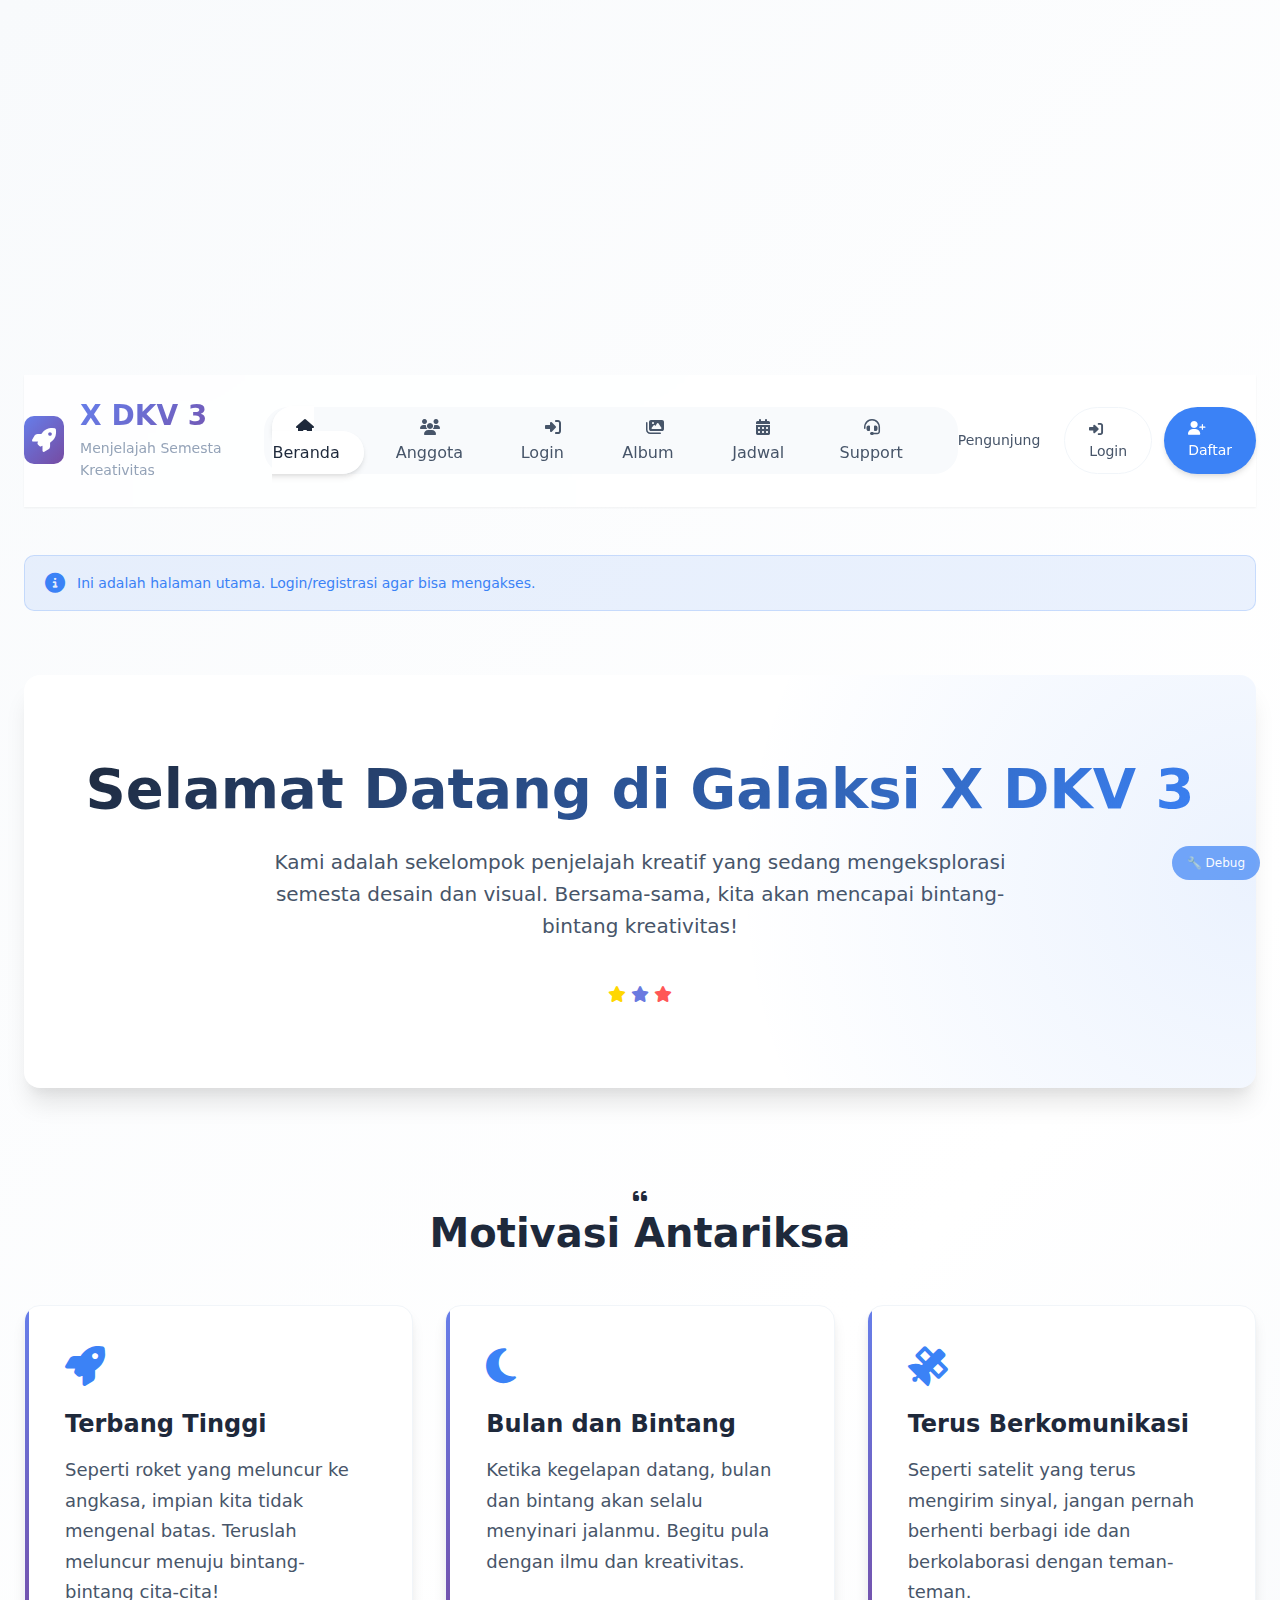
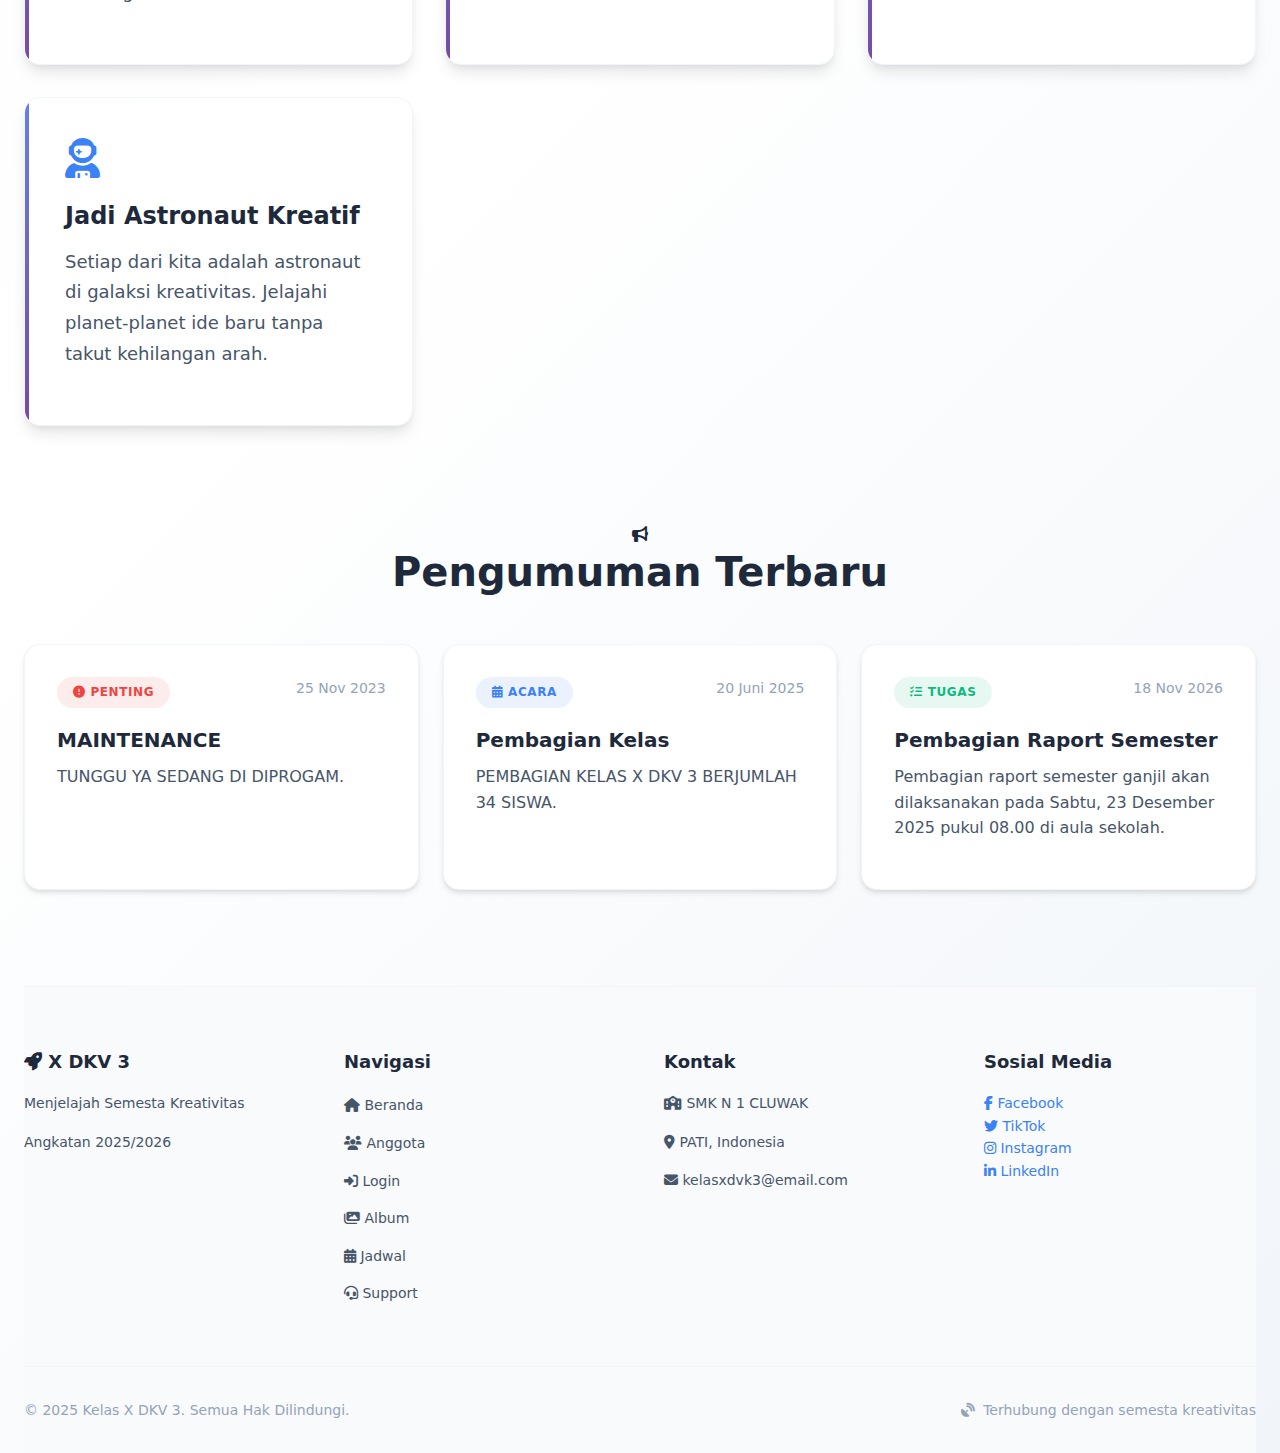
<file: index.html>
<!DOCTYPE html>
<html lang="id">
<head>
    <meta charset="UTF-8">
    <meta name="viewport" content="width=device-width, initial-scale=1.0">
    <title>Kelas X DKV3 - Tema Astronomi</title>
    <link rel="stylesheet" href="https://cdnjs.cloudflare.com/ajax/libs/font-awesome/6.4.0/css/all.min.css">
    <link rel="stylesheet" href="style.css">
    <link rel="icon" href="data:image/svg+xml,%3csvg xmlns='http://www.w3.org/2000/svg' viewBox='0 0 100 100'%3e%3ctext y='.9em' font-size='90'%3e🚀%3c/text%3e%3c/svg%3e">
    <style>

    </style>
</head>
<body>
    <!-- Background Stars -->
    <div class="stars" id="stars"></div>
    
    <div class="container">
        <header>
            <div class="logo">
                <div class="logo-icon">
                    <i class="fas fa-rocket"></i>
                </div>
                <div class="logo-text">
                    <h1>X DKV 3</h1>
                    <p>Menjelajah Semesta Kreativitas</p>
                </div>
            </div>
            
            <nav>
                <ul>
                    <li><a href="index.html" class="active"><i class="fas fa-home"></i> Beranda</a></li>
                    <li><a href="anggota.html"><i class="fas fa-users"></i> Anggota</a></li>
                    <li><a href="login.html"><i class="fas fa-sign-in-alt"></i> Login</a></li>
                    <li><a href="album.html"><i class="fas fa-images"></i> Album</a></li>
                    <li><a href="jadwal.html"><i class="fas fa-calendar-alt"></i> Jadwal</a></li>
                    <li><a href="support.html"><i class="fas fa-headset"></i> Support</a></li>
                </ul>
            </nav>
            
            <div class="user-info">
                <span id="displayUsername">Pengunjung</span>
                <div class="auth-buttons">
                    <a href="login.html" class="btn-login">Login</a>
                    <a href="login.html" class="btn-register">Daftar</a>
                </div>
            </div>
        </header>
        
        <main>
            <!-- Alert untuk demo -->
            <div class="alert alert-info">
                <i class="fas fa-info-circle"></i>
                Ini adalah halaman utama. Login/registrasi agar bisa mengakses.
            </div>
            
            <section class="hero">
                <h2>Selamat Datang di Galaksi X DKV 3</h2>
                <p>Kami adalah sekelompok penjelajah kreatif yang sedang mengeksplorasi semesta desain dan visual. Bersama-sama, kita akan mencapai bintang-bintang kreativitas!</p>
                <div class="star-icons">
                    <i class="fas fa-star" style="color: #FFD700;"></i>
                    <i class="fas fa-star" style="color: #6A7AE0;"></i>
                    <i class="fas fa-star" style="color: #FF5757;"></i>
                </div>
            </section>
            
            <section class="motivasi-section">
                <div class="section-title">
                    <i class="fas fa-quote-left"></i>
                    <h3>Motivasi Antariksa</h3>
                </div>
                
                <div class="motivasi-container">
                    <div class="motivasi-card">
                        <i class="fas fa-rocket"></i>
                        <h4>Terbang Tinggi</h4>
                        <p>Seperti roket yang meluncur ke angkasa, impian kita tidak mengenal batas. Teruslah meluncur menuju bintang-bintang cita-cita!</p>
                    </div>
                    
                    <div class="motivasi-card">
                        <i class="fas fa-moon"></i>
                        <h4>Bulan dan Bintang</h4>
                        <p>Ketika kegelapan datang, bulan dan bintang akan selalu menyinari jalanmu. Begitu pula dengan ilmu dan kreativitas.</p>
                    </div>
                    
                    <div class="motivasi-card">
                        <i class="fas fa-satellite"></i>
                        <h4>Terus Berkomunikasi</h4>
                        <p>Seperti satelit yang terus mengirim sinyal, jangan pernah berhenti berbagi ide dan berkolaborasi dengan teman-teman.</p>
                    </div>
                    
                    <div class="motivasi-card">
                        <i class="fas fa-user-astronaut"></i>
                        <h4>Jadi Astronaut Kreatif</h4>
                        <p>Setiap dari kita adalah astronaut di galaksi kreativitas. Jelajahi planet-planet ide baru tanpa takut kehilangan arah.</p>
                    </div>
                </div>
            </section>
            

            
            <section class="pengumuman-section">
                <div class="section-title">
                    <i class="fas fa-bullhorn"></i>
                    <h3>Pengumuman Terbaru</h3>
                </div>
                
                <div class="pengumuman-container">
                    <div class="pengumuman-card">
                        <div class="pengumuman-header">
                            <span class="pengumuman-badge penting"><i class="fas fa-exclamation-circle"></i> Penting</span>
                            <span class="pengumuman-date">25 Nov 2023</span>
                        </div>
                        <h4>MAINTENANCE</h4>
                        <p>TUNGGU YA SEDANG DI DIPROGAM.</p>
                    </div>
                    
                    <div class="pengumuman-card">
                        <div class="pengumuman-header">
                            <span class="pengumuman-badge acara"><i class="fas fa-calendar-alt"></i> Acara</span>
                            <span class="pengumuman-date">20 Juni 2025</span>
                        </div>
                        <h4>Pembagian Kelas</h4>
                        <p>PEMBAGIAN KELAS X DKV 3 BERJUMLAH 34 SISWA.</p>
                    </div>
                    
                    <div class="pengumuman-card">
                        <div class="pengumuman-header">
                            <span class="pengumuman-badge tugas"><i class="fas fa-tasks"></i> Tugas</span>
                            <span class="pengumuman-date">18 Nov 2026</span>
                        </div>
                        <h4>Pembagian Raport Semester</h4>
                        <p>Pembagian raport semester ganjil akan dilaksanakan pada Sabtu, 23 Desember 2025 pukul 08.00 di aula sekolah.</p>
                    </div>
                </div>
            </section>
        </main>
        
        <footer>
            <div class="footer-content">
                <div class="footer-section">
                    <h4><i class="fas fa-rocket"></i> X DKV 3</h4>
                    <p>Menjelajah Semesta Kreativitas</p>
                    <p>Angkatan 2025/2026</p>
                </div>
                
                <div class="footer-section">
                    <h4>Navigasi</h4>
                    <ul>
                        <li><a href="index.html"><i class="fas fa-home"></i> Beranda</a></li>
                        <li><a href="anggota.html"><i class="fas fa-users"></i> Anggota</a></li>
                        <li><a href="login.html"><i class="fas fa-sign-in-alt"></i> Login</a></li>
                        <li><a href="album.html"><i class="fas fa-images"></i> Album</a></li>
                        <li><a href="jadwal.html"><i class="fas fa-calendar-alt"></i> Jadwal</a></li>
                        <li><a href="support.html"><i class="fas fa-headset"></i> Support</a></li>
                    </ul>
                </div>
                
                <div class="footer-section">
                    <h4>Kontak</h4>
                    <p><i class="fas fa-school"></i> SMK N 1 CLUWAK</p>
                    <p><i class="fas fa-map-marker-alt"></i> PATI, Indonesia</p>
                    <p><i class="fas fa-envelope"></i> kelasxdvk3@email.com</p>
                </div>
                
                <div class="footer-section">
                    <h4>Sosial Media</h4>
                    <p>
                        <a href="#"><i class="fab fa-facebook-f"></i> Facebook</a><br>
                        <a href="https://vm.tiktok.com/ZS91mCB3h7g55-zN0J8/"><i class="fab fa-twitter"></i> TikTok</a><br>
                        <a href="#"><i class="fab fa-instagram"></i> Instagram</a><br>
                        <a href="#"><i class="fab fa-linkedin-in"></i> LinkedIn</a>
                    </p>
                </div>
            </div>
            
            <div class="footer-bottom">
                <p>&copy; 2025 Kelas X DKV 3. Semua Hak Dilindungi.</p>
                <p class="footer-note">
                    <i class="fas fa-satellite-dish"></i> Terhubung dengan semesta kreativitas
                </p>
            </div>
        </footer>
    </div>
    
    <script src="script.js"></script>
    <script>
        // Cek status login dari localStorage
        document.addEventListener('DOMContentLoaded', function() {
            const username = localStorage.getItem('dkv3_username');
            const displayElement = document.getElementById('displayUsername');
            
            if (username) {
                displayElement.textContent = username;
                displayElement.innerHTML = `<strong>${username}</strong>`;
                
                // Update tombol login/logout
                const authButtons = document.querySelector('.auth-buttons');
                authButtons.innerHTML = `
                    <span style="color: var(--accent-light); margin-right: 10px;">
                        <i class="fas fa-user-astronaut"></i> ${username}
                    </span>
                    <a href="#" class="btn-logout" onclick="logout()">Logout</a>
                `;
            }
            

        });



        function logout() {
            localStorage.removeItem('dkv3_username');
            localStorage.removeItem('dkv3_loggedIn');
            alert('Anda telah logout!');
            window.location.href = 'index.html';
        }
        

    </script>
    
    <style>
        /* Animasi fade in untuk galeri */
        .galeri-item {
            opacity: 0;
            transform: translateY(20px);
            transition: opacity 0.5s ease, transform 0.5s ease;
        }
        
        .galeri-item.fade-in {
            opacity: 1;
            transform: translateY(0);
        }
        
        /* Style untuk loaded/error state */
        .galeri-item.loaded img {
            border: 2px solid #2ed573;
        }
        
                .galeri-item.error img {
                    border: 2px solid #ff4757;
                    filter: grayscale(100%);
                }
                
                .galeri-item.timeout img {
                    border: 2px solid #ffa502;
                    opacity: 0.6;
                }
            </style>
        </body>
        </html>
</file>
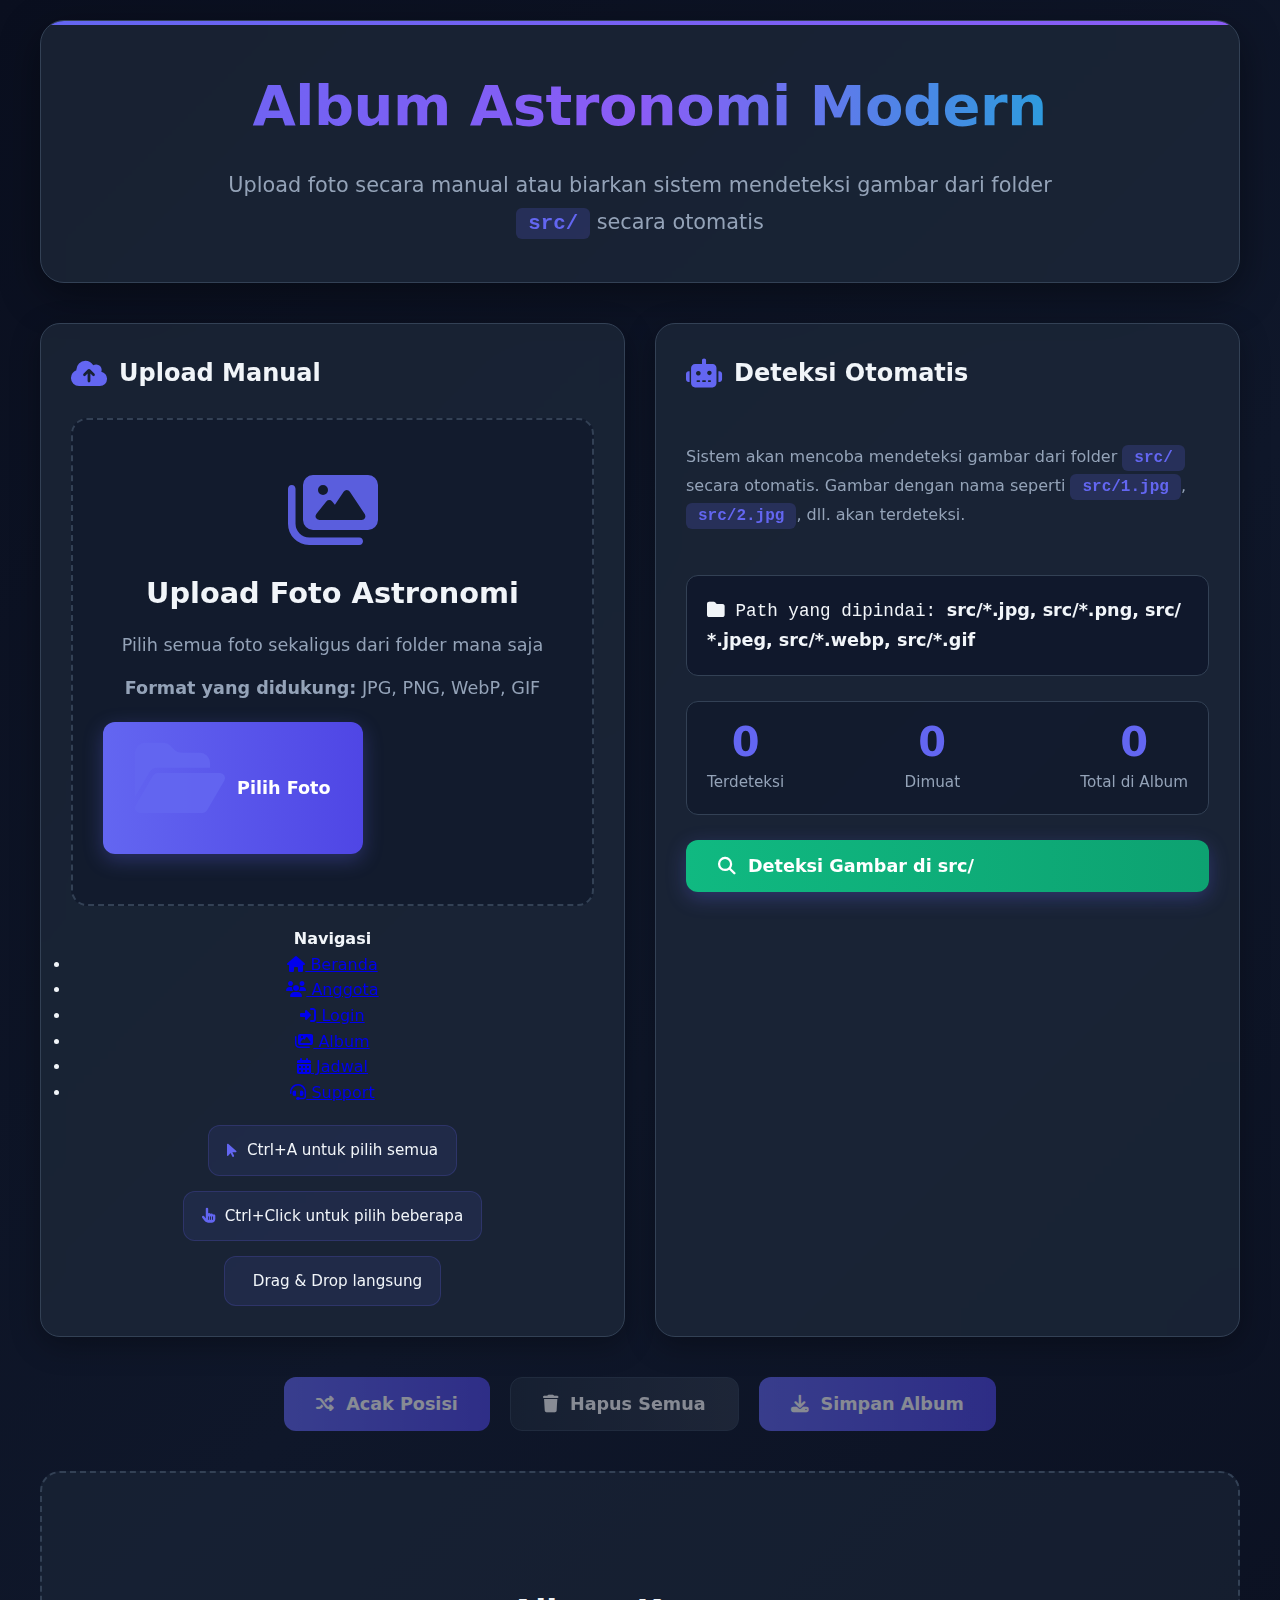
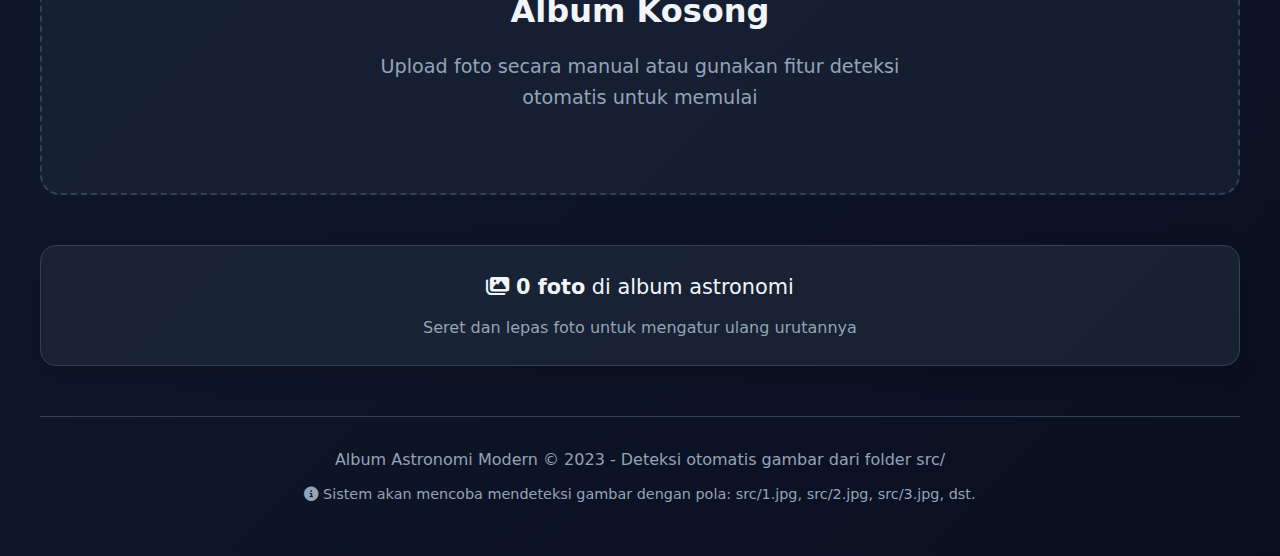
<file: album.html>
<!DOCTYPE html>
<html lang="id">
<head>
    <meta charset="UTF-8">
    <meta name="viewport" content="width=device-width, initial-scale=1.0">
    <title>Album Astronomi Modern - Deteksi Otomatis</title>
    <link rel="stylesheet" href="https://cdnjs.cloudflare.com/ajax/libs/font-awesome/6.4.0/css/all.min.css">
    <style>
        * {
            margin: 0;
            padding: 0;
            box-sizing: border-box;
            font-family: 'Segoe UI', system-ui, sans-serif;
        }

        :root {
            --primary: #6366f1;
            --primary-dark: #4f46e5;
            --secondary: #8b5cf6;
            --dark-bg: #0f172a;
            --darker-bg: #0a0f1f;
            --card-bg: #1e293b;
            --light-text: #f1f5f9;
            --muted-text: #94a3b8;
            --accent: #06b6d4;
            --success: #10b981;
            --border: #334155;
        }

        body {
            background: linear-gradient(135deg, var(--darker-bg) 0%, var(--dark-bg) 50%, var(--darker-bg) 100%);
            color: var(--light-text);
            min-height: 100vh;
            padding: 20px;
            line-height: 1.6;
        }

        .container {
            max-width: 1600px;
            margin: 0 auto;
            padding: 0 20px;
        }

        header {
            text-align: center;
            padding: 40px 20px;
            background: rgba(30, 41, 59, 0.7);
            border-radius: 24px;
            margin-bottom: 40px;
            box-shadow: 0 12px 40px rgba(0, 0, 0, 0.4);
            border: 1px solid var(--border);
            backdrop-filter: blur(10px);
            position: relative;
            overflow: hidden;
        }

        header::before {
            content: '';
            position: absolute;
            top: 0;
            left: 0;
            right: 0;
            height: 4px;
            background: linear-gradient(90deg, var(--primary), var(--secondary));
        }

        h1 {
            font-size: 3.5rem;
            margin-bottom: 16px;
            background: linear-gradient(90deg, var(--primary), var(--secondary), var(--accent));
            -webkit-background-clip: text;
            background-clip: text;
            color: transparent;
            font-weight: 800;
            letter-spacing: -0.5px;
        }

        .subtitle {
            font-size: 1.3rem;
            color: var(--muted-text);
            max-width: 900px;
            margin: 0 auto;
            line-height: 1.8;
        }

        .highlight {
            background: rgba(99, 102, 241, 0.2);
            padding: 4px 12px;
            border-radius: 6px;
            color: var(--primary);
            font-weight: 600;
            font-family: 'Courier New', monospace;
        }

        .dashboard {
            display: grid;
            grid-template-columns: 1fr 1fr;
            gap: 30px;
            margin-bottom: 40px;
        }

        @media (max-width: 1100px) {
            .dashboard {
                grid-template-columns: 1fr;
            }
        }

        .card {
            background: rgba(30, 41, 59, 0.7);
            border-radius: 20px;
            padding: 30px;
            border: 1px solid var(--border);
            box-shadow: 0 8px 30px rgba(0, 0, 0, 0.3);
            backdrop-filter: blur(10px);
        }

        .card-title {
            display: flex;
            align-items: center;
            gap: 12px;
            margin-bottom: 25px;
            color: var(--light-text);
            font-size: 1.5rem;
            font-weight: 700;
        }

        .card-title i {
            color: var(--primary);
            font-size: 1.8rem;
        }

        .upload-section {
            text-align: center;
        }

        .upload-area {
            padding: 50px 30px;
            border-radius: 16px;
            background: rgba(15, 23, 42, 0.6);
            cursor: pointer;
            transition: all 0.3s;
            margin-bottom: 20px;
            border: 2px dashed var(--border);
            transition: all 0.3s ease;
        }

        .upload-area:hover {
            background: rgba(15, 23, 42, 0.8);
            border-color: var(--primary);
            transform: translateY(-5px);
            box-shadow: 0 10px 25px rgba(99, 102, 241, 0.2);
        }

        .upload-area i {
            font-size: 5rem;
            color: var(--primary);
            margin-bottom: 20px;
            opacity: 0.9;
        }

        .upload-area h3 {
            font-size: 1.8rem;
            margin-bottom: 15px;
            color: var(--light-text);
        }

        .upload-area p {
            color: var(--muted-text);
            margin-bottom: 15px;
            font-size: 1.1rem;
        }

        #fileInput {
            display: none;
        }

        .quick-tips {
            display: flex;
            flex-wrap: wrap;
            gap: 15px;
            justify-content: center;
            margin-top: 20px;
        }

        .tip {
            background: rgba(99, 102, 241, 0.1);
            padding: 12px 18px;
            border-radius: 12px;
            display: flex;
            align-items: center;
            gap: 10px;
            font-size: 0.95rem;
            border: 1px solid rgba(99, 102, 241, 0.2);
            transition: all 0.2s;
        }

        .tip:hover {
            background: rgba(99, 102, 241, 0.2);
            transform: translateY(-2px);
        }

        .tip i {
            color: var(--primary);
        }

        .auto-detect-section {
            display: flex;
            flex-direction: column;
            gap: 25px;
        }

        .path-display {
            background: rgba(15, 23, 42, 0.8);
            border-radius: 12px;
            padding: 20px;
            border: 1px solid var(--border);
            font-family: 'Courier New', monospace;
            font-size: 1.1rem;
            color: var(--light-text);
            word-break: break-all;
        }

        .detect-info {
            display: flex;
            justify-content: space-between;
            align-items: center;
            background: rgba(15, 23, 42, 0.6);
            border-radius: 12px;
            padding: 20px;
            border: 1px solid var(--border);
        }

        .detect-info div {
            text-align: center;
        }

        .detect-info .number {
            font-size: 2.5rem;
            font-weight: 800;
            color: var(--primary);
            line-height: 1;
        }

        .detect-info .label {
            font-size: 0.95rem;
            color: var(--muted-text);
            margin-top: 8px;
        }

        .controls {
            display: flex;
            justify-content: center;
            gap: 20px;
            margin-bottom: 40px;
            flex-wrap: wrap;
        }

        .btn {
            padding: 16px 32px;
            background: linear-gradient(90deg, var(--primary), var(--primary-dark));
            color: white;
            border: none;
            border-radius: 12px;
            cursor: pointer;
            font-size: 1.1rem;
            font-weight: 700;
            transition: all 0.3s ease;
            display: flex;
            align-items: center;
            gap: 12px;
            box-shadow: 0 6px 20px rgba(99, 102, 241, 0.3);
        }

        .btn:hover {
            transform: translateY(-5px);
            box-shadow: 0 12px 25px rgba(99, 102, 241, 0.4);
            background: linear-gradient(90deg, var(--primary-dark), var(--primary));
        }

        .btn:disabled {
            opacity: 0.5;
            cursor: not-allowed;
            transform: none;
            box-shadow: none;
        }

        .btn-secondary {
            background: linear-gradient(90deg, var(--card-bg), #2d3748);
            border: 1px solid var(--border);
        }

        .btn-secondary:hover {
            background: linear-gradient(90deg, #2d3748, var(--card-bg));
        }

        .btn-success {
            background: linear-gradient(90deg, var(--success), #0da271);
        }

        .btn-success:hover {
            background: linear-gradient(90deg, #0da271, var(--success));
        }

        .album-container {
            display: grid;
            grid-template-columns: repeat(auto-fill, minmax(320px, 1fr));
            gap: 30px;
            margin-bottom: 50px;
        }

        .photo-item {
            position: relative;
            border-radius: 20px;
            overflow: hidden;
            box-shadow: 0 15px 35px rgba(0, 0, 0, 0.4);
            transition: all 0.4s cubic-bezier(0.175, 0.885, 0.32, 1.275);
            height: 300px;
            background: var(--card-bg);
            border: 1px solid var(--border);
        }

        .photo-item:hover {
            transform: translateY(-15px) scale(1.02);
            box-shadow: 0 25px 50px rgba(0, 0, 0, 0.5);
            border-color: var(--primary);
        }

        .photo-item.dragging {
            opacity: 0.8;
            transform: scale(1.05) rotate(5deg);
            z-index: 100;
            box-shadow: 0 0 40px rgba(99, 102, 241, 0.6);
        }

        .photo-item img {
            width: 100%;
            height: 100%;
            object-fit: cover;
            display: block;
            transition: transform 0.8s ease;
        }

        .photo-item:hover img {
            transform: scale(1.1);
        }

        .photo-info {
            position: absolute;
            bottom: 0;
            left: 0;
            right: 0;
            background: linear-gradient(to top, rgba(15, 23, 42, 0.95), transparent);
            padding: 25px 20px 20px;
            transform: translateY(5px);
            transition: transform 0.4s ease;
        }

        .photo-item:hover .photo-info {
            transform: translateY(0);
        }

        .photo-title {
            font-weight: 700;
            font-size: 1.3rem;
            margin-bottom: 8px;
            color: #fff;
            display: flex;
            align-items: center;
            gap: 10px;
        }

        .photo-desc {
            font-size: 1rem;
            color: var(--muted-text);
            line-height: 1.5;
        }

        .photo-meta {
            display: flex;
            justify-content: space-between;
            margin-top: 12px;
            font-size: 0.85rem;
            color: #a5b4cb;
        }

        .drag-handle {
            position: absolute;
            top: 20px;
            right: 20px;
            background: rgba(30, 41, 59, 0.9);
            color: var(--muted-text);
            width: 44px;
            height: 44px;
            border-radius: 12px;
            display: flex;
            align-items: center;
            justify-content: center;
            cursor: grab;
            z-index: 10;
            backdrop-filter: blur(10px);
            border: 1px solid var(--border);
            transition: all 0.3s;
        }

        .drag-handle:hover {
            background: var(--primary);
            color: white;
            transform: scale(1.1);
        }

        .drag-handle:active {
            cursor: grabbing;
        }

        .photo-count {
            text-align: center;
            font-size: 1.3rem;
            color: var(--light-text);
            margin-top: 20px;
            padding: 25px;
            background: rgba(30, 41, 59, 0.7);
            border-radius: 16px;
            border: 1px solid var(--border);
            box-shadow: 0 8px 25px rgba(0, 0, 0, 0.2);
        }

        .loading {
            grid-column: 1 / -1;
            text-align: center;
            padding: 80px 20px;
        }

        .loading-spinner {
            border: 6px solid rgba(99, 102, 241, 0.1);
            border-radius: 50%;
            border-top: 6px solid var(--primary);
            width: 80px;
            height: 80px;
            animation: spin 1s linear infinite;
            margin: 0 auto 25px;
        }

        @keyframes spin {
            0% { transform: rotate(0deg); }
            100% { transform: rotate(360deg); }
        }

        .empty-album {
            grid-column: 1 / -1;
            text-align: center;
            padding: 80px 20px;
            background: rgba(30, 41, 59, 0.5);
            border-radius: 20px;
            border: 2px dashed var(--border);
        }

        .empty-album i {
            font-size: 5rem;
            color: var(--muted-text);
            margin-bottom: 25px;
            opacity: 0.7;
        }

        .empty-album h3 {
            font-size: 2rem;
            margin-bottom: 15px;
            color: var(--light-text);
        }

        .empty-album p {
            color: var(--muted-text);
            font-size: 1.2rem;
            max-width: 600px;
            margin: 0 auto;
        }

        footer {
            text-align: center;
            padding: 30px;
            margin-top: 50px;
            color: var(--muted-text);
            font-size: 1rem;
            border-top: 1px solid var(--border);
        }

        .notification {
            position: fixed;
            top: 30px;
            right: 30px;
            background: linear-gradient(90deg, var(--primary), var(--secondary));
            color: white;
            padding: 18px 28px;
            border-radius: 14px;
            box-shadow: 0 10px 30px rgba(0, 0, 0, 0.3);
            z-index: 1000;
            font-weight: 600;
            animation: slideIn 0.4s cubic-bezier(0.175, 0.885, 0.32, 1.275), fadeOut 0.4s ease 2.6s;
            animation-fill-mode: forwards;
            max-width: 400px;
            display: flex;
            align-items: center;
            gap: 15px;
            backdrop-filter: blur(10px);
            border: 1px solid rgba(255, 255, 255, 0.1);
        }

        @keyframes slideIn {
            from { transform: translateX(100%); opacity: 0; }
            to { transform: translateX(0); opacity: 1; }
        }

        @keyframes fadeOut {
            from { opacity: 1; }
            to { opacity: 0; }
        }

        .progress-bar {
            height: 4px;
            background: rgba(255, 255, 255, 0.3);
            border-radius: 2px;
            margin-top: 12px;
            overflow: hidden;
        }

        .progress-fill {
            height: 100%;
            background: white;
            width: 0%;
            border-radius: 2px;
            transition: width 0.3s ease;
        }

        @media (max-width: 768px) {
            h1 {
                font-size: 2.8rem;
            }
            
            .dashboard {
                gap: 20px;
            }
            
            .card {
                padding: 25px;
            }
            
            .album-container {
                grid-template-columns: repeat(auto-fill, minmax(280px, 1fr));
                gap: 20px;
            }
            
            .photo-item {
                height: 280px;
            }
            
            .controls {
                flex-direction: column;
                align-items: center;
            }
            
            .btn {
                width: 100%;
                max-width: 350px;
                justify-content: center;
            }
            
            .notification {
                max-width: 90%;
                left: 5%;
                right: 5%;
            }
        }
    </style>
</head>
<body>
    <div class="container">
        <header>
            <h1><i class="fas fa-stars"></i> Album Astronomi Modern</h1>
            <p class="subtitle">Upload foto secara manual atau biarkan sistem mendeteksi gambar dari folder <span class="highlight">src/</span> secara otomatis</p>
        </header>

        <div class="dashboard">
            <div class="card upload-section">
                <div class="card-title">
                    <i class="fas fa-cloud-upload-alt"></i>
                    <span>Upload Manual</span>
                </div>
                <div class="upload-area" id="uploadArea">
                    <i class="fas fa-images"></i>
                    <h3>Upload Foto Astronomi</h3>
                    <p>Pilih semua foto sekaligus dari folder mana saja</p>
                    <p><strong>Format yang didukung:</strong> JPG, PNG, WebP, GIF</p>
                    <input type="file" id="fileInput" accept="image/*" multiple>
                    <button class="btn" id="selectFilesBtn" style="margin-top: 20px;">
                        <i class="fas fa-folder-open"></i> Pilih Foto
                    </button>
                </div>
                  <div class="footer-section">
                    <h4>Navigasi</h4>
                    <ul>
                        <li><a href="index.html"><i class="fas fa-home"></i> Beranda</a></li>
                        <li><a href="anggota.html"><i class="fas fa-users"></i> Anggota</a></li>
                        <li><a href="login.html"><i class="fas fa-sign-in-alt"></i> Login</a></li>
                        <li><a href="album.html"><i class="fas fa-images"></i> Album</a></li>
                        <li><a href="jadwal.html"><i class="fas fa-calendar-alt"></i> Jadwal</a></li>
                        <li><a href="support.html"><i class="fas fa-headset"></i> Support</a></li>
                    </ul>
                </div>
                
                <div class="quick-tips">
                    <div class="tip">
                        <i class="fas fa-mouse-pointer"></i> Ctrl+A untuk pilih semua
                    </div>
                    <div class="tip">
                        <i class="fas fa-hand-pointer"></i> Ctrl+Click untuk pilih beberapa
                    </div>
                    <div class="tip">
                        <i class="fas fa-drag-drop"></i> Drag & Drop langsung
                    </div>
                </div>
            </div>

            <div class="card auto-detect-section">
                <div class="card-title">
                    <i class="fas fa-robot"></i>
                    <span>Deteksi Otomatis</span>
                </div>
                <p style="color: var(--muted-text); margin-bottom: 20px; line-height: 1.7;">
                    Sistem akan mencoba mendeteksi gambar dari folder <span class="highlight">src/</span> secara otomatis.
                    Gambar dengan nama seperti <span class="highlight">src/1.jpg</span>, <span class="highlight">src/2.jpg</span>, dll. akan terdeteksi.
                </p>
                
                <div class="path-display">
                    <i class="fas fa-folder"></i> Path yang dipindai: <strong>src/*.jpg, src/*.png, src/*.jpeg, src/*.webp, src/*.gif</strong>
                </div>
                
                <div class="detect-info">
                    <div>
                        <div class="number" id="detectedCount">0</div>
                        <div class="label">Terdeteksi</div>
                    </div>
                    <div>
                        <div class="number" id="loadedCount">0</div>
                        <div class="label">Dimuat</div>
                    </div>
                    <div>
                        <div class="number" id="totalCount">0</div>
                        <div class="label">Total di Album</div>
                    </div>
                </div>
                
                <button class="btn btn-success" id="detectBtn">
                    <i class="fas fa-search"></i> Deteksi Gambar di src/
                </button>
            </div>
        </div>

        <div class="controls">
            <button class="btn" id="shuffleBtn" disabled>
                <i class="fas fa-random"></i> Acak Posisi
            </button>
            <button class="btn btn-secondary" id="clearBtn" disabled>
                <i class="fas fa-trash"></i> Hapus Semua
            </button>
            <button class="btn" id="downloadBtn" disabled>
                <i class="fas fa-download"></i> Simpan Album
            </button>
        </div>

        <div class="album-container" id="albumContainer">
            <div class="empty-album">
                <i class="fas fa-galaxy"></i>
                <h3>Album Kosong</h3>
                <p>Upload foto secara manual atau gunakan fitur deteksi otomatis untuk memulai</p>
            </div>
        </div>

        <div class="photo-count" id="photoCount">
            <i class="fas fa-images"></i> 
            <strong>0 foto</strong> di album astronomi
            <div style="font-size: 1rem; margin-top: 10px; color: var(--muted-text);">
                Seret dan lepas foto untuk mengatur ulang urutannya
            </div>
        </div>

        <footer>
            <p>Album Astronomi Modern &copy; 2023 - Deteksi otomatis gambar dari folder src/</p>
            <p style="margin-top: 10px; font-size: 0.9rem;">
                <i class="fas fa-info-circle"></i> Sistem akan mencoba mendeteksi gambar dengan pola: src/1.jpg, src/2.jpg, src/3.jpg, dst.
            </p>
        </footer>
    </div>

    <script>
        // Variabel global
        let astronomicalPhotos = [];
        let draggedItem = null;
        
        // Daftar nama astronomi untuk judul foto
        const astronomyNames = [
            "Galaksi Bimasakti", "Nebula Orion", "Planet Saturnus", "Galaksi Andromeda",
            "Nebula Helix", "Aurora Borealis", "Bulan Purnama", "Nebula Carina",
            "Komet Neowise", "Planet Jupiter", "Nebula Kepiting", "Supernova",
            "Lubang Hitam", "Galaksi Sombrero", "Nebula Kupu-kupu", "Planet Mars",
            "Eklips Matahari", "Gugus Bintang", "Nebula Roset", "Galaksi Pusaran",
            "Nebula Lagoon", "Bintang Neutron", "Sistem Bintang Ganda", "Planet Venus",
            "Nebula Katak", "Galaksi Roda Biru", "Nebula Kepala Kuda", "Planet Uranus"
        ];

        // Daftar deskripsi astronomi
        const astronomyDescriptions = [
            "Keindahan alam semesta yang tak terbatas", "Fenomena luar angkasa yang menakjubkan",
            "Dokumentasi astronomi yang langka", "Potret indah dari jagad raya",
            "Eksplorasi visual alam semesta", "Momentum langit malam yang spektakuler",
            "Keajaiban kosmos yang abadi", "Pemandangan dari luar angkasa",
            "Fenomena langit yang jarang terlihat", "Keindahan galaksi yang jauh",
            "Bintang-bintang bersinar di kegelapan", "Misteri alam semesta yang terungkap",
            "Keagungan ciptaan di angkasa", "Dokumentasi eksplorasi antariksa",
            "Keindahan yang tak terjangkau kata-kata", "Potret kosmos dari berbagai sudut",
            "Keajaiban alam semesta dalam satu frame", "Pesona luar angkasa yang memukau",
            "Momentum langka di alam semesta", "Visualisasi data astronomi yang indah"
        ];

        // Fungsi untuk mendapatkan nama file tanpa ekstensi
        function getFileNameWithoutExtension(filename) {
            return filename.replace(/\.[^/.]+$/, "").replace(/[-_]/g, " ");
        }

        // Fungsi untuk menghasilkan nama dan deskripsi untuk foto
        function getAstronomyInfo(filename, index) {
            const nameFromFile = getFileNameWithoutExtension(filename);
            
            let displayName;
            if (nameFromFile.length > 3 && nameFromFile !== filename.replace(/\.[^/.]+$/, "")) {
                displayName = nameFromFile.charAt(0).toUpperCase() + nameFromFile.slice(1);
            } else {
                displayName = astronomyNames[index % astronomyNames.length] || astronomyNames[Math.floor(Math.random() * astronomyNames.length)];
            }
            
            const descIndex = Math.floor(Math.random() * astronomyDescriptions.length);
            
            return {
                title: displayName,
                desc: astronomyDescriptions[descIndex]
            };
        }

        // Fungsi untuk memuat foto ke album
        function loadPhotos() {
            const albumContainer = document.getElementById('albumContainer');
            const photoCount = document.getElementById('photoCount');
            const shuffleBtn = document.getElementById('shuffleBtn');
            const clearBtn = document.getElementById('clearBtn');
            const downloadBtn = document.getElementById('downloadBtn');
            const totalCount = document.getElementById('totalCount');
            const loadedCount = document.getElementById('loadedCount');
            
            // Kosongkan kontainer
            albumContainer.innerHTML = '';
            
            // Jika tidak ada foto
            if (astronomicalPhotos.length === 0) {
                albumContainer.innerHTML = `
                    <div class="empty-album">
                        <i class="fas fa-galaxy"></i>
                        <h3>Album Kosong</h3>
                        <p>Upload foto secara manual atau gunakan fitur deteksi otomatis untuk memulai</p>
                    </div>
                `;
                photoCount.innerHTML = `
                    <i class="fas fa-images"></i> 
                    <strong>0 foto</strong> di album astronomi
                    <div style="font-size: 1rem; margin-top: 10px; color: #94a3b8;">
                        Seret dan lepas foto untuk mengatur ulang urutannya
                    </div>
                `;
                
                // Nonaktifkan tombol
                shuffleBtn.disabled = true;
                clearBtn.disabled = true;
                downloadBtn.disabled = true;
                
                // Update counters
                totalCount.textContent = '0';
                loadedCount.textContent = '0';
                return;
            }
            
            // Aktifkan tombol
            shuffleBtn.disabled = false;
            clearBtn.disabled = false;
            downloadBtn.disabled = false;
            
            // Tambahkan setiap foto ke album
            astronomicalPhotos.forEach((photo, index) => {
                const photoElement = document.createElement('div');
                photoElement.className = 'photo-item';
                photoElement.setAttribute('data-id', photo.id);
                photoElement.setAttribute('draggable', 'true');
                
                photoElement.innerHTML = `
                    <div class="drag-handle" title="Seret untuk mengatur ulang">
                        <i class="fas fa-arrows-alt"></i>
                    </div>
                    <img src="${photo.src}" alt="${photo.title}" loading="lazy">
                    <div class="photo-info">
                        <div class="photo-title">
                            <i class="fas fa-star"></i> ${photo.title}
                        </div>
                        <div class="photo-desc">${photo.desc}</div>
                        <div class="photo-meta">
                            <div><i class="fas fa-file-image"></i> ${photo.filename}</div>
                            <div><i class="fas fa-hashtag"></i> ${photo.id}</div>
                        </div>
                    </div>
                `;
                
                albumContainer.appendChild(photoElement);
            });
            
            // Update jumlah foto
            photoCount.innerHTML = `
                <i class="fas fa-images"></i> 
                <strong>${astronomicalPhotos.length} foto</strong> di album astronomi
                <div style="font-size: 1rem; margin-top: 10px; color: #94a3b8;">
                    Seret dan lepas foto untuk mengatur ulang urutannya
                </div>
            `;
            
            // Update counters
            totalCount.textContent = astronomicalPhotos.length;
            loadedCount.textContent = astronomicalPhotos.filter(p => p.loaded).length;
            
            // Tambahkan event listeners untuk drag & drop
            setupDragAndDrop();
        }

        // Fungsi untuk menyiapkan drag & drop
        function setupDragAndDrop() {
            const photoItems = document.querySelectorAll('.photo-item');
            const albumContainer = document.getElementById('albumContainer');
            
            photoItems.forEach(item => {
                // Event saat mulai menyeret
                item.addEventListener('dragstart', function(e) {
                    draggedItem = this;
                    this.classList.add('dragging');
                    
                    // Atur data transfer untuk drag & drop
                    e.dataTransfer.setData('text/plain', this.getAttribute('data-id'));
                    e.dataTransfer.effectAllowed = 'move';
                });
                
                // Event saat selesai menyeret
                item.addEventListener('dragend', function() {
                    this.classList.remove('dragging');
                    draggedItem = null;
                    
                    // Update urutan array setelah drag & drop
                    updatePhotoOrder();
                });
            });
            
            // Event saat item diseret di atas kontainer
            albumContainer.addEventListener('dragover', function(e) {
                e.preventDefault();
                e.dataTransfer.dropEffect = 'move';
                
                // Dapatkan item yang sedang di-drag dan item yang di bawahnya
                const afterElement = getDragAfterElement(albumContainer, e.clientY);
                const draggable = document.querySelector('.dragging');
                
                if (afterElement == null) {
                    albumContainer.appendChild(draggable);
                } else {
                    albumContainer.insertBefore(draggable, afterElement);
                }
            });
            
            albumContainer.addEventListener('drop', function(e) {
                e.preventDefault();
            });
        }

        // Fungsi untuk mendapatkan elemen setelah posisi drag
        function getDragAfterElement(container, y) {
            const draggableElements = [...container.querySelectorAll('.photo-item:not(.dragging)')];
            
            return draggableElements.reduce((closest, child) => {
                const box = child.getBoundingClientRect();
                const offset = y - box.top - box.height / 2;
                
                if (offset < 0 && offset > closest.offset) {
                    return { offset: offset, element: child };
                } else {
                    return closest;
                }
            }, { offset: Number.NEGATIVE_INFINITY }).element;
        }

        // Fungsi untuk memperbarui urutan array foto
        function updatePhotoOrder() {
            const photoItems = document.querySelectorAll('.photo-item');
            const newOrder = [];
            
            photoItems.forEach(item => {
                const id = parseInt(item.getAttribute('data-id'));
                const photo = astronomicalPhotos.find(p => p.id === id);
                if (photo) {
                    newOrder.push(photo);
                }
            });
            
            astronomicalPhotos = newOrder;
            showNotification("Urutan foto telah diperbarui!", 1500);
        }

        // Fungsi untuk mengacak foto
        function shufflePhotos() {
            if (astronomicalPhotos.length === 0) return;
            
            // Acak urutan array menggunakan Fisher-Yates algorithm
            for (let i = astronomicalPhotos.length - 1; i > 0; i--) {
                const j = Math.floor(Math.random() * (i + 1));
                [astronomicalPhotos[i], astronomicalPhotos[j]] = [astronomicalPhotos[j], astronomicalPhotos[i]];
            }
            
            loadPhotos();
            showNotification("Foto telah diacak!");
        }

        // Fungsi untuk menghapus semua foto
        function clearAllPhotos() {
            if (astronomicalPhotos.length === 0) return;
            
            if (confirm(`Apakah Anda yakin ingin menghapus semua ${astronomicalPhotos.length} foto dari album?`)) {
                astronomicalPhotos = [];
                loadPhotos();
                showNotification("Semua foto telah dihapus dari album!");
            }
        }

        // Fungsi untuk mendeteksi gambar dari folder src/
        async function detectImagesFromSrc() {
            const detectBtn = document.getElementById('detectBtn');
            const originalText = detectBtn.innerHTML;
            
            // Tampilkan loading
            detectBtn.innerHTML = `<i class="fas fa-spinner fa-spin"></i> Mencari gambar...`;
            detectBtn.disabled = true;
            
            // Tampilkan notifikasi
            showNotification("Mencari gambar di folder src/...", 2000);
            
            // Simulasi pencarian gambar di folder src/
            // Catatan: Di lingkungan browser, kita tidak bisa benar-benar mengakses sistem file
            // Ini adalah simulasi untuk menunjukkan konsep
            const simulatedImages = [
                { name: "1.jpg", path: "src/1.jpg", exists: true },
                { name: "2.jpg", path: "src/2.jpg", exists: true },
                { name: "3.jpg", path: "src/3.jpg", exists: true },
                { name: "4.jpg", path: "src/4.jpg", exists: true },
                { name: "5.jpg", path: "src/5.jpg", exists: true },
                { name: "nebula.png", path: "src/nebula.png", exists: true },
                { name: "galaxy.jpeg", path: "src/galaxy.jpeg", exists: true },
                { name: "stars.webp", path: "src/stars.webp", exists: true }
            ];
            
            // Update counter terdeteksi
            document.getElementById('detectedCount').textContent = simulatedImages.length;
            
            // Tampilkan loading di album container
            const albumContainer = document.getElementById('albumContainer');
            albumContainer.innerHTML = `
                <div class="loading">
                    <div class="loading-spinner"></div>
                    <p>Mendeteksi ${simulatedImages.length} gambar dari folder src/...</p>
                    <div class="progress-bar">
                        <div class="progress-fill" id="detectProgress"></div>
                    </div>
                </div>
            `;
            
            // Simulasi proses deteksi dengan progress
            let loadedImages = 0;
            
            // Untuk setiap gambar yang terdeteksi, tambahkan placeholder
            // Catatan: Di implementasi nyata, Anda akan mengambil gambar dari server/local storage
            for (let i = 0; i < simulatedImages.length; i++) {
                // Update progress bar
                const progress = ((i + 1) / simulatedImages.length) * 100;
                const progressBar = document.getElementById('detectProgress');
                if (progressBar) {
                    progressBar.style.width = `${progress}%`;
                }
                
                // Simulasi delay
                await new Promise(resolve => setTimeout(resolve, 300));
                
                // Untuk demo, gunakan gambar placeholder dari picsum.photos
                // Di implementasi nyata, Anda akan mengambil dari path yang sesuai
                const imageUrl = `https://picsum.photos/400/300?random=${i}&space`;
                const info = getAstronomyInfo(simulatedImages[i].name, i);
                
                // Cek apakah foto sudah ada di album
                const existingIndex = astronomicalPhotos.findIndex(p => p.filename === simulatedImages[i].name);
                
                if (existingIndex === -1) {
                    // Jika belum ada, tambahkan
                    const newId = astronomicalPhotos.length > 0 
                        ? Math.max(...astronomicalPhotos.map(p => p.id)) + 1 
                        : 1;
                    
                    astronomicalPhotos.push({
                        id: newId,
                        src: imageUrl,
                        filename: simulatedImages[i].name,
                        path: simulatedImages[i].path,
                        title: info.title,
                        desc: info.desc,
                        loaded: true,
                        isDetected: true
                    });
                    
                    loadedImages++;
                }
            }
            
            // Reset tombol deteksi
            detectBtn.innerHTML = originalText;
            detectBtn.disabled = false;
            
            // Muat ulang album
            loadPhotos();
            
            // Tampilkan notifikasi
            showNotification(`Berhasil memuat ${loadedImages} gambar dari folder src/!`);
            
            // Tampilkan instruksi drag & drop
            setTimeout(() => {
                if (astronomicalPhotos.length > 0) {
                    showNotification("Coba seret foto untuk mengatur ulang album!", 4000);
                }
            }, 1000);
        }

        // Fungsi untuk menangani upload file
        function setupFileUpload() {
            const fileInput = document.getElementById('fileInput');
            const selectFilesBtn = document.getElementById('selectFilesBtn');
            const uploadArea = document.getElementById('uploadArea');
            
            // Klik tombol untuk trigger file input
            selectFilesBtn.addEventListener('click', () => {
                fileInput.click();
            });
            
            // Klik area upload untuk trigger file input
            uploadArea.addEventListener('click', (e) => {
                if (e.target !== selectFilesBtn && !selectFilesBtn.contains(e.target)) {
                    fileInput.click();
                }
            });
            
            // Drag & drop ke area upload
            uploadArea.addEventListener('dragover', (e) => {
                e.preventDefault();
                uploadArea.style.background = 'rgba(15, 23, 42, 0.9)';
                uploadArea.style.borderColor = 'var(--primary)';
            });
            
            uploadArea.addEventListener('dragleave', () => {
                uploadArea.style.background = 'rgba(15, 23, 42, 0.6)';
                uploadArea.style.borderColor = 'var(--border)';
            });
            
            uploadArea.addEventListener('drop', (e) => {
                e.preventDefault();
                uploadArea.style.background = 'rgba(15, 23, 42, 0.6)';
                uploadArea.style.borderColor = 'var(--border)';
                
                if (e.dataTransfer.files.length > 0) {
                    fileInput.files = e.dataTransfer.files;
                    handleFileUpload(fileInput.files);
                }
            });
            
            // Ketika file dipilih
            fileInput.addEventListener('change', function(e) {
                if (this.files.length > 0) {
                    handleFileUpload(this.files);
                }
            });
        }

        // Fungsi untuk memproses file yang diupload
        function handleFileUpload(files) {
            // Tampilkan notifikasi
            showNotification(`Mengupload ${files.length} foto...`, 2000);
            
            // Tampilkan loading
            const albumContainer = document.getElementById('albumContainer');
            albumContainer.innerHTML = `
                <div class="loading">
                    <div class="loading-spinner"></div>
                    <p>Memproses ${files.length} foto...</p>
                    <div class="progress-bar">
                        <div class="progress-fill" id="uploadProgress"></div>
                    </div>
                </div>
            `;
            
            // Proses file setelah delay kecil untuk UI
            setTimeout(() => {
                let newId = astronomicalPhotos.length > 0 
                    ? Math.max(...astronomicalPhotos.map(p => p.id)) + 1 
                    : 1;
                
                let processedCount = 0;
                
                // Tambahkan setiap file yang diupload
                Array.from(files).forEach((file, index) => {
                    // Hanya proses file gambar
                    if (!file.type.match('image.*')) {
                        console.log(`File ${file.name} bukan gambar, dilewati`);
                        return;
                    }
                    
                    // Update progress bar
                    processedCount++;
                    const progress = (processedCount / files.length) * 100;
                    const progressBar = document.getElementById('uploadProgress');
                    if (progressBar) {
                        progressBar.style.width = `${progress}%`;
                    }
                    
                    const fileURL = URL.createObjectURL(file);
                    const info = getAstronomyInfo(file.name, index);
                    
                    astronomicalPhotos.push({
                        id: newId + index,
                        src: fileURL,
                        filename: file.name,
                        path: `uploaded/${file.name}`,
                        title: info.title,
                        desc: info.desc,
                        file: file, // Simpan file asli untuk kebutuhan download
                        isUploaded: true,
                        loaded: true
                    });
                });
                
                // Muat ulang foto
                loadPhotos();
                
                // Reset input file
                document.getElementById('fileInput').value = '';
                
                // Tampilkan notifikasi sukses
                showNotification(`Berhasil menambahkan ${processedCount} foto ke album!`);
            }, 500);
        }

        // Fungsi untuk menyimpan album
        function saveAlbum() {
            if (astronomicalPhotos.length === 0) {
                showNotification("Tidak ada foto untuk disimpan!", 2000);
                return;
            }
            
            // Buat data album
            const albumData = {
                title: "Album Astronomi Modern",
                totalPhotos: astronomicalPhotos.length,
                created: new Date().toISOString(),
                source: "Deteksi otomatis dari folder src/ dan upload manual",
                photos: astronomicalPhotos.map(photo => ({
                    id: photo.id,
                    filename: photo.filename,
                    path: photo.path,
                    title: photo.title,
                    desc: photo.desc,
                    source: photo.isDetected ? "Detected from src/" : "Manual upload"
                }))
            };
            
            // Buat blob dan download
            const blob = new Blob([JSON.stringify(albumData, null, 2)], { type: 'application/json' });
            const url = URL.createObjectURL(blob);
            const a = document.createElement('a');
            a.href = url;
            a.download = `album-astronomi-${new Date().toISOString().slice(0, 10)}.json`;
            document.body.appendChild(a);
            a.click();
            document.body.removeChild(a);
            URL.revokeObjectURL(url);
            
            showNotification("Data album telah disimpan ke file JSON!");
        }

        // Fungsi untuk menampilkan notifikasi
        function showNotification(message, duration = 3000) {
            // Hapus notifikasi sebelumnya jika ada
            const existingNotification = document.querySelector('.notification');
            if (existingNotification) {
                existingNotification.remove();
            }
            
            // Buat elemen notifikasi
            const notification = document.createElement('div');
            notification.className = 'notification';
            
            // Tambahkan ikon berdasarkan jenis pesan
            let icon = 'fas fa-info-circle';
            if (message.includes('Berhasil') || message.includes('sukses')) {
                icon = 'fas fa-check-circle';
            } else if (message.includes('error') || message.includes('gagal')) {
                icon = 'fas fa-exclamation-circle';
            } else if (message.includes('Mencari') || message.includes('Memproses')) {
                icon = 'fas fa-spinner fa-spin';
            }
            
            notification.innerHTML = `
                <i class="${icon}"></i>
                <span>${message}</span>
            `;
            
            document.body.appendChild(notification);
            
            // Hapus notifikasi setelah duration
            setTimeout(() => {
                if (notification.parentNode) {
                    notification.remove();
                }
            }, duration);
        }

        // Inisialisasi saat halaman dimuat
        document.addEventListener('DOMContentLoaded', function() {
            // Setup event listeners untuk tombol
            document.getElementById('shuffleBtn').addEventListener('click', shufflePhotos);
            document.getElementById('clearBtn').addEventListener('click', clearAllPhotos);
            document.getElementById('downloadBtn').addEventListener('click', saveAlbum);
            document.getElementById('detectBtn').addEventListener('click', detectImagesFromSrc);
            
            // Setup file upload
            setupFileUpload();
        });
    </script>
</body>
</html>
</file>
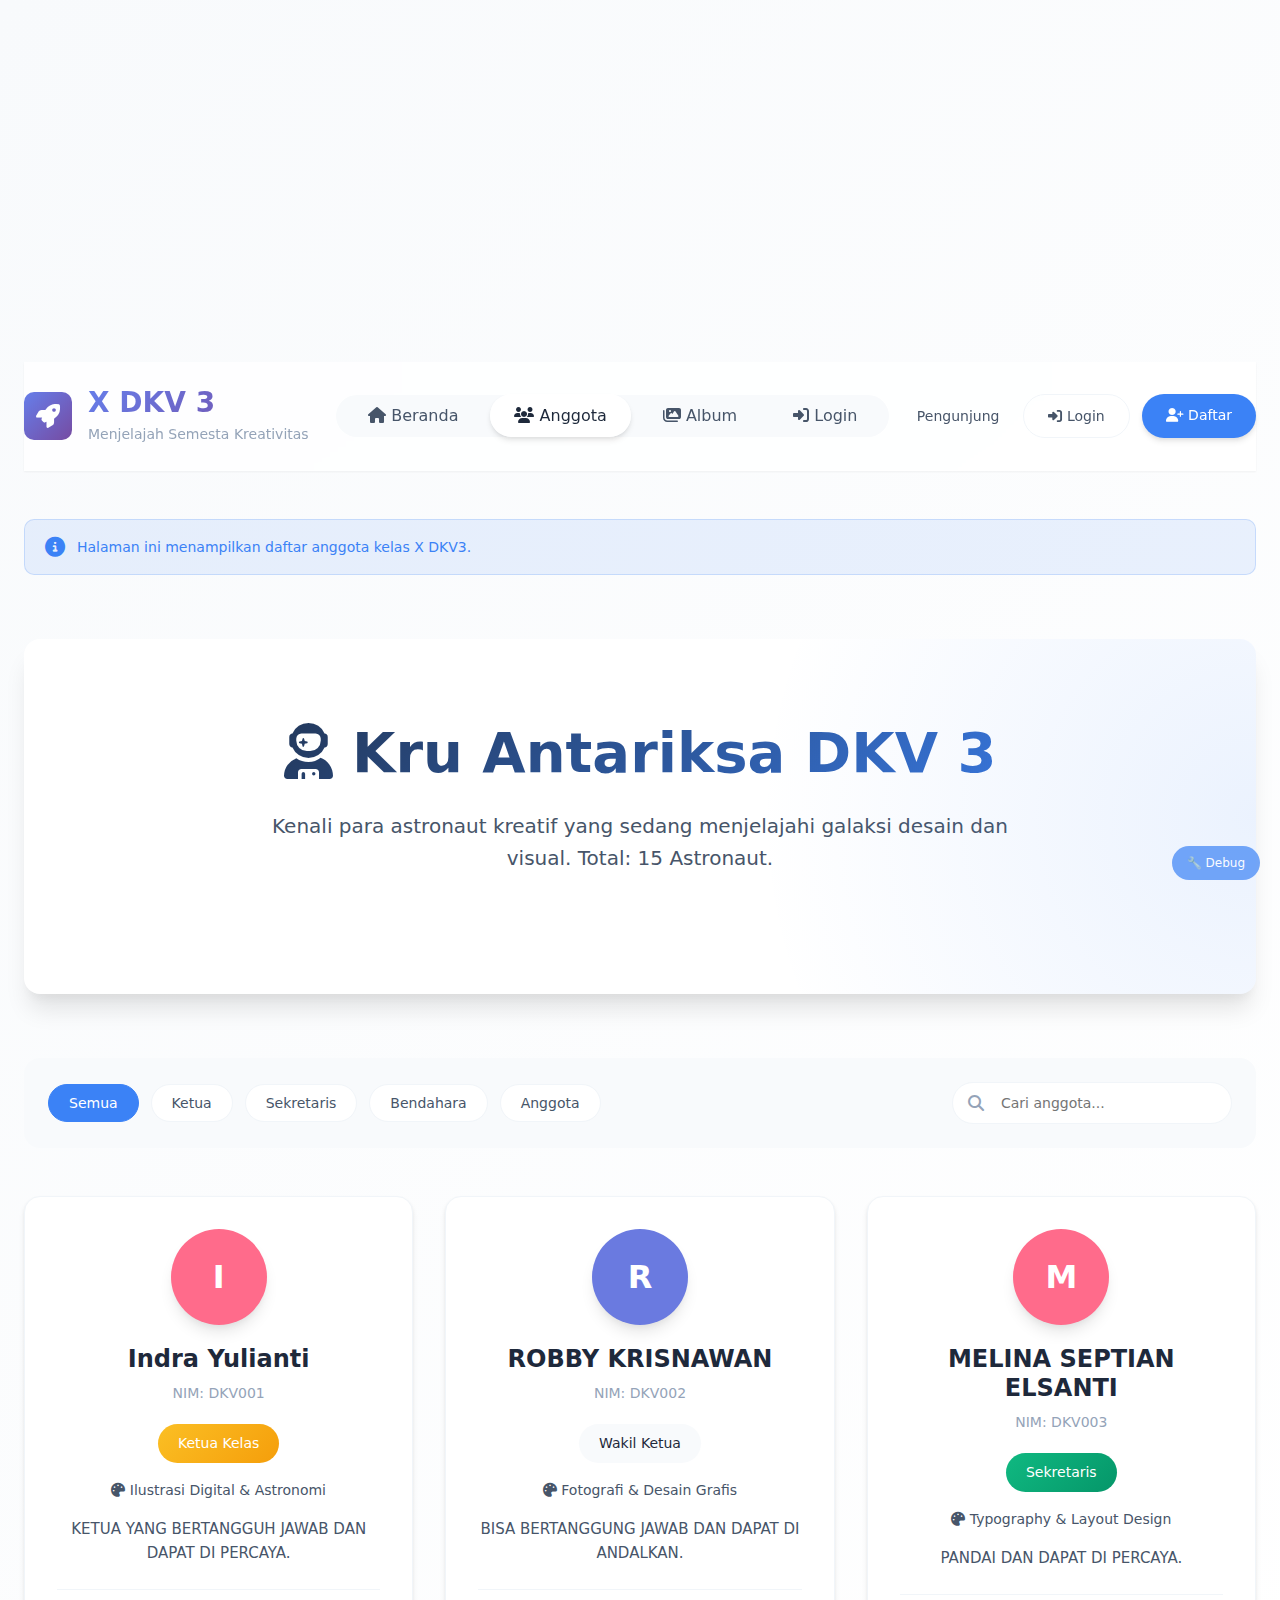
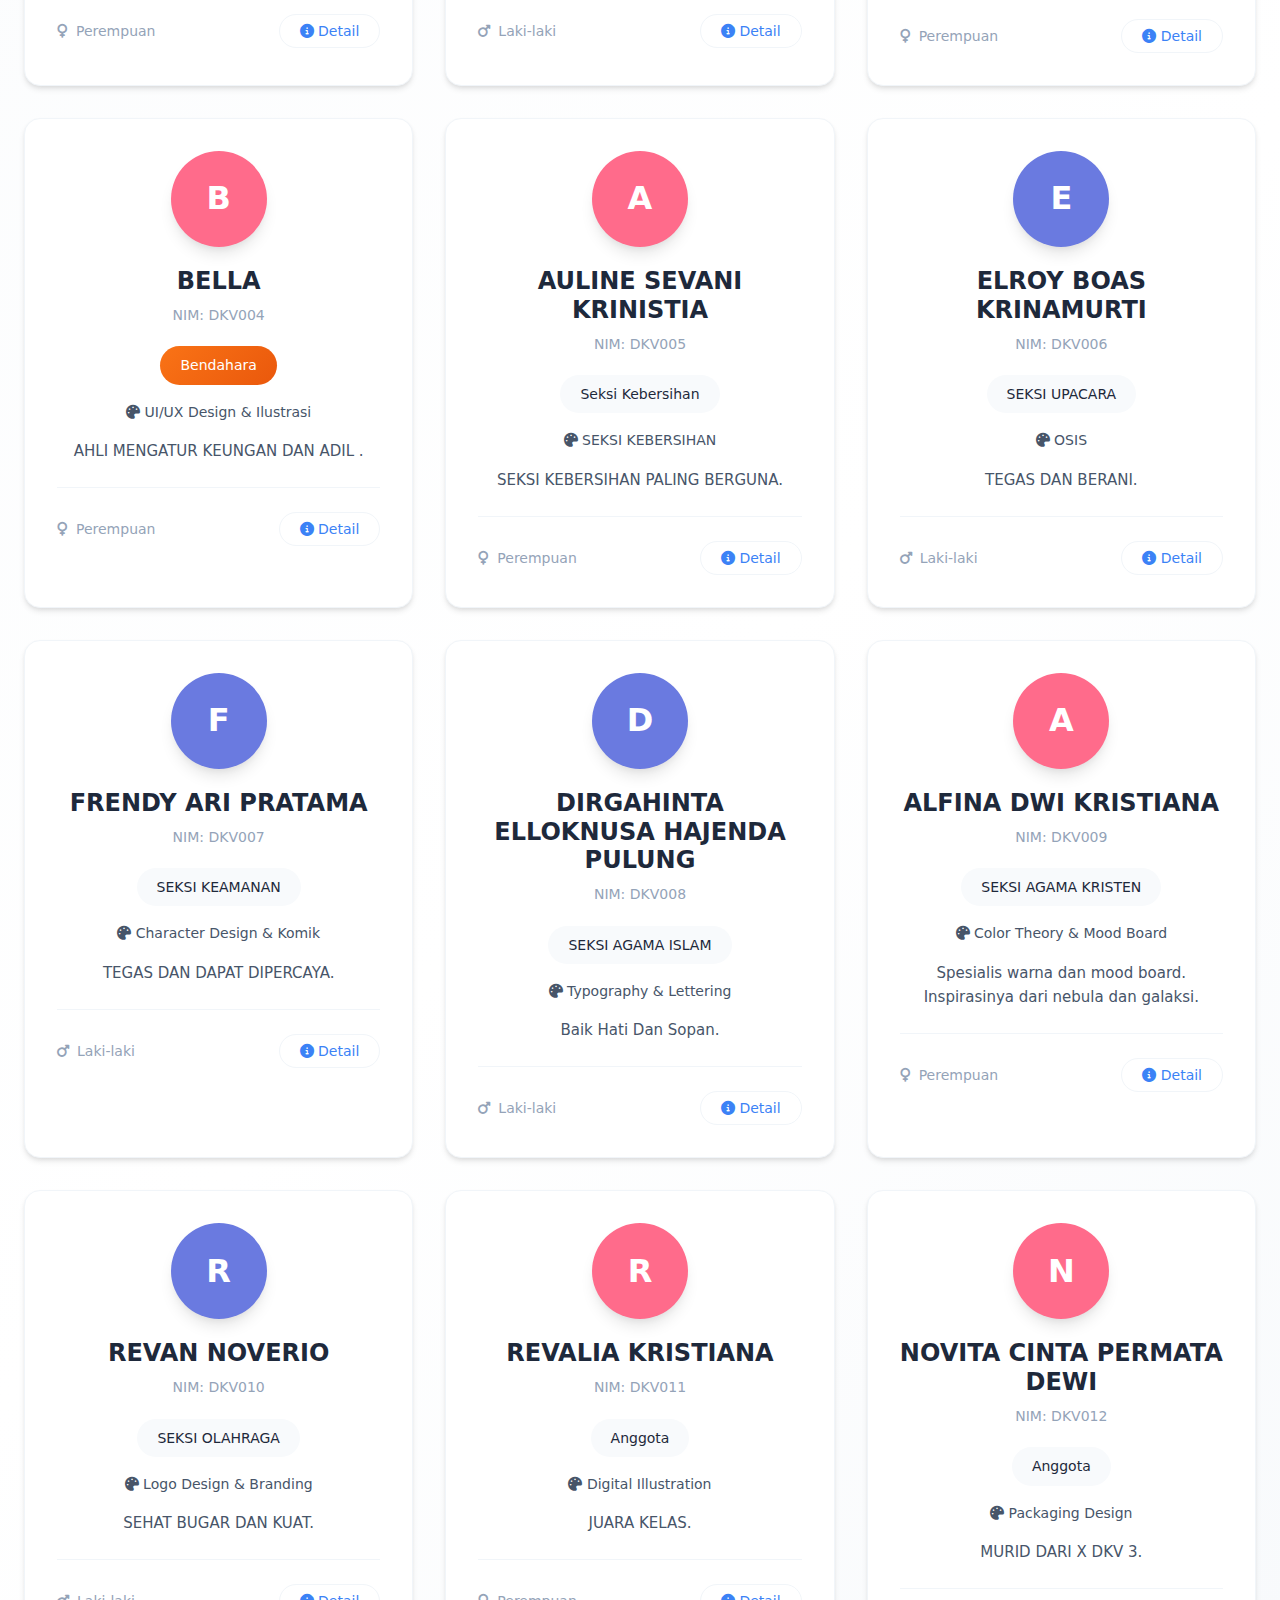
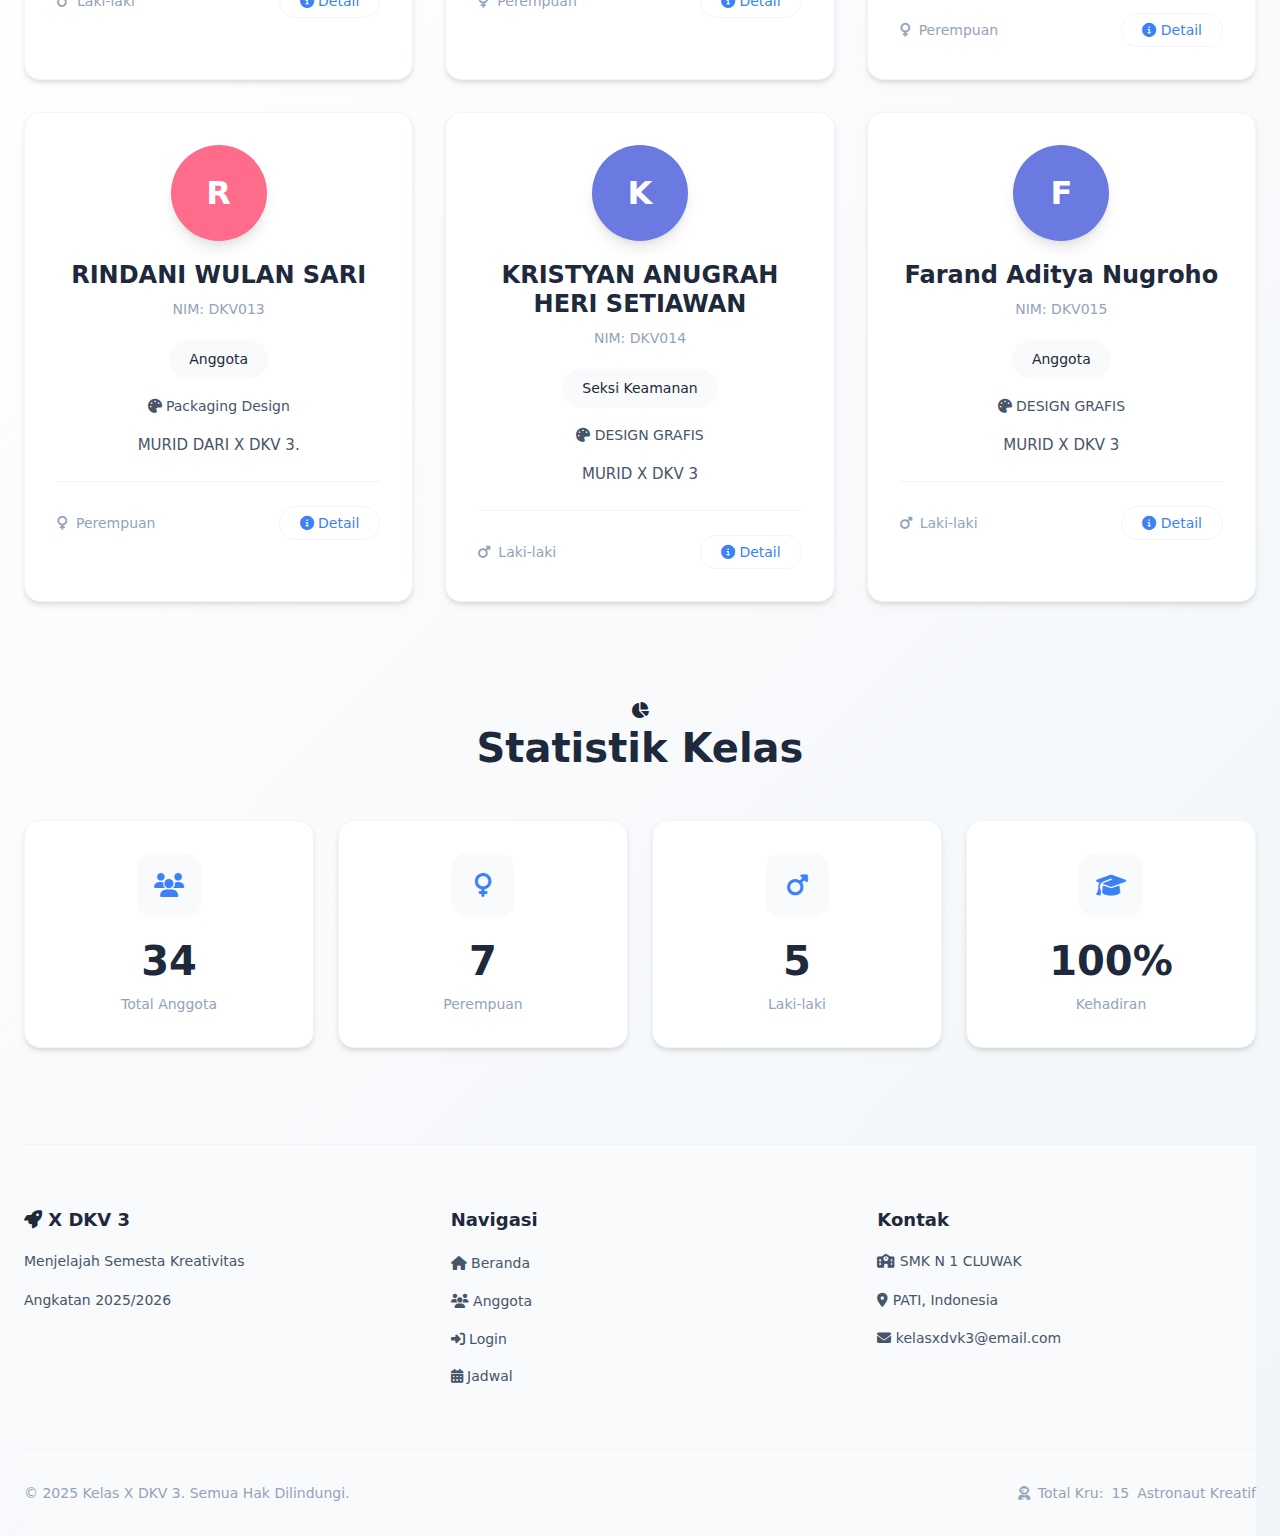
<file: anggota.html>
<!DOCTYPE html>
<html lang="id">
<head>
    <meta charset="UTF-8">
    <meta name="viewport" content="width=device-width, initial-scale=1.0">
    <title>Anggota Kelas - X DKV3</title>
    <link rel="stylesheet" href="https://cdnjs.cloudflare.com/ajax/libs/font-awesome/6.4.0/css/all.min.css">
    <link rel="stylesheet" href="style.css">
    <link rel="icon" href="data:image/svg+xml,<svg xmlns=%22http://www.w3.org/2000/svg%22 viewBox=%220 0 100 100%22><text y=%22.9em%22 font-size=%2290%22>👥</text></svg>">
</head>
<body>
    <div class="stars" id="stars"></div>
    
    <div class="container">
        <header>
            <div class="logo">
                <div class="logo-icon">
                    <i class="fas fa-rocket"></i>
                </div>
                <div class="logo-text">
                    <h1>X DKV 3</h1>
                    <p>Menjelajah Semesta Kreativitas</p>
                </div>
            </div>
            
            <nav>
                <ul>
                    <li><a href="index.html"><i class="fas fa-home"></i> Beranda</a></li>
                    <li><a href="anggota.html" class="active"><i class="fas fa-users"></i> Anggota</a></li>
                    <li><a href="album.html"><i class="fas fa-images"></i> Album</a></li>
                    <li><a href="login dan register.html"><i class="fas fa-sign-in-alt"></i> Login</a></li>
                </ul>
            </nav>
            
            <div class="user-info">
                <span id="displayUsername">Pengunjung</span>
                <div class="auth-buttons">
                    <a href="login.html" class="btn-login">Login</a>
                    <a href="login.html" class="btn-register">Daftar</a>
                </div>
            </div>
        </header>
        
        <main>
            <div class="alert alert-info">
                <i class="fas fa-info-circle"></i>
                Halaman ini menampilkan daftar anggota kelas X DKV3.
            </div>
            
            <section class="hero">
                <h2><i class="fas fa-user-astronaut"></i> Kru Antariksa DKV 3</h2>
                <p>Kenali para astronaut kreatif yang sedang menjelajahi galaksi desain dan visual. Total: <span id="totalAnggota">12</span> Astronaut.</p>
            </section>
            
            <div class="filter-section">
                <div class="filter-buttons">
                    <button class="filter-btn active" onclick="filterAnggota('all')">Semua</button>
                    <button class="filter-btn" onclick="filterAnggota('ketua')">Ketua</button>
                    <button class="filter-btn" onclick="filterAnggota('sekretaris')">Sekretaris</button>
                    <button class="filter-btn" onclick="filterAnggota('bendahara')">Bendahara</button>
                    <button class="filter-btn" onclick="filterAnggota('anggota')">Anggota</button>
                </div>
                
                <div class="search-box">
                    <i class="fas fa-search"></i>
                    <input type="text" id="searchInput" placeholder="Cari anggota..." onkeyup="searchAnggota()">
                </div>
            </div>
            
            <div class="anggota-container" id="anggotaContainer">
                <!-- Data anggota akan dimuat via JavaScript -->
            </div>
            
            <section class="statistik-section">
                <div class="section-title">
                    <i class="fas fa-chart-pie"></i>
                    <h3>Statistik Kelas</h3>
                </div>
                
                <div class="statistik-container">
                    <div class="statistik-card">
                        <div class="statistik-icon">
                            <i class="fas fa-users"></i>
                        </div>
                        <div class="statistik-info">
                            <h4>34</h4>
                            <p>Total Anggota</p>
                        </div>
                    </div>
                    
                    <div class="statistik-card">
                        <div class="statistik-icon">
                            <i class="fas fa-venus"></i>
                        </div>
                        <div class="statistik-info">
                            <h4>7</h4>
                            <p>Perempuan</p>
                        </div>
                    </div>
                    
                    <div class="statistik-card">
                        <div class="statistik-icon">
                            <i class="fas fa-mars"></i>
                        </div>
                        <div class="statistik-info">
                            <h4>5</h4>
                            <p>Laki-laki</p>
                        </div>
                    </div>
                    
                    <div class="statistik-card">
                        <div class="statistik-icon">
                            <i class="fas fa-graduation-cap"></i>
                        </div>
                        <div class="statistik-info">
                            <h4>100%</h4>
                            <p>Kehadiran</p>
                        </div>
                    </div>
                </div>
            </section>
        </main>
        
        <footer>
            <div class="footer-content">
                <div class="footer-section">
                    <h4><i class="fas fa-rocket"></i> X DKV 3</h4>
                    <p>Menjelajah Semesta Kreativitas</p>
                    <p>Angkatan 2025/2026</p>
                </div>
                
                <div class="footer-section">
                    <h4>Navigasi</h4>
                    <ul>
                        <li><a href="index.html"><i class="fas fa-home"></i> Beranda</a></li>
                        <li><a href="anggota.html"><i class="fas fa-users"></i> Anggota</a></li>
                        <li><a href="login.html"><i class="fas fa-sign-in-alt"></i> Login</a></li>
                        <li><a href="jadwal.html"><i class="fas fa-calendar-alt"></i> Jadwal</a></li>
                    </ul>
                </div>
                
                <div class="footer-section">
                    <h4>Kontak</h4>
                    <p><i class="fas fa-school"></i> SMK N 1 CLUWAK</p>
                    <p><i class="fas fa-map-marker-alt"></i> PATI, Indonesia</p>
                    <p><i class="fas fa-envelope"></i> kelasxdvk3@email.com</p>
                </div>
            </div>
            
            <div class="footer-bottom">
                <p>&copy; 2025 Kelas X DKV 3. Semua Hak Dilindungi.</p>
                <p class="footer-note">
                    <i class="fas fa-user-astronaut"></i> Total Kru: <span id="footerAnggotaCount">12</span> Astronaut Kreatif
                </p>
            </div>
        </footer>
    </div>
    
    <script src="script.js"></script>
    <script>
        // Data anggota kelas
        const anggotaKelas = [
            { 
                id: 1, 
                nama: "Indra Yulianti", 
                nim: "DKV001", 
                peran: "Ketua Kelas", 
                deskripsi: "KETUA YANG BERTANGGUH JAWAB DAN DAPAT DI PERCAYA.",
                bidang: "Ilustrasi Digital & Astronomi",
                jenisKelamin: "P",
                avatar: "I"
            },
            { 
                id: 2, 
                nama: "ROBBY KRISNAWAN", 
                nim: "DKV002", 
                peran: "Wakil Ketua", 
                deskripsi: "BISA BERTANGGUNG JAWAB DAN DAPAT DI ANDALKAN.",
                bidang: "Fotografi & Desain Grafis",
                jenisKelamin: "L",
                avatar: "R"
            },
            { 
                id: 3, 
                nama: "MELINA SEPTIAN ELSANTI", 
                nim: "DKV003", 
                peran: "Sekretaris", 
                deskripsi: "PANDAI DAN DAPAT DI PERCAYA.",
                bidang: "Typography & Layout Design",
                jenisKelamin: "P",
                avatar: "M"
            },
    { 
        id: 4, 
        nama: "BELLA", 
        nim: "DKV004", 
        peran: "Bendahara", 
        deskripsi: "AHLI MENGATUR KEUNGAN DAN ADIL .",
        bidang: "UI/UX Design & Ilustrasi",
        jenisKelamin: "P",
        avatar: "B"
    },
            { 
                id: 5, 
                nama: "AULINE SEVANI KRINISTIA", 
                nim: "DKV005", 
                peran: "Seksi Kebersihan", 
                deskripsi: "SEKSI KEBERSIHAN PALING BERGUNA.",
                bidang: "SEKSI KEBERSIHAN",
                jenisKelamin: "P",
                avatar: "A"
            },
            { 
                id: 6, 
                nama: "ELROY BOAS KRINAMURTI", 
                nim: "DKV006", 
                peran: "SEKSI UPACARA", 
                deskripsi: "TEGAS DAN BERANI.",
                bidang: "OSIS",
                jenisKelamin: "L",
                avatar: "E"
            },
            { 
                id: 7, 
                nama: "FRENDY ARI PRATAMA", 
                nim: "DKV007", 
                peran: "SEKSI KEAMANAN", 
                deskripsi: "TEGAS DAN DAPAT DIPERCAYA.",
                bidang: "Character Design & Komik",
                jenisKelamin: "L",
                avatar: "F"
            },
            { 
                id: 8, 
                nama: "DIRGAHINTA ELLOKNUSA HAJENDA PULUNG", 
                nim: "DKV008", 
                peran: "SEKSI AGAMA ISLAM", 
                deskripsi: "Baik Hati Dan Sopan.",
                bidang: "Typography & Lettering",
                jenisKelamin: "L",
                avatar: "D"
            },
            { 
                id: 9, 
                nama: "ALFINA DWI KRISTIANA", 
                nim: "DKV009", 
                peran: "SEKSI AGAMA KRISTEN", 
                deskripsi: "Spesialis warna dan mood board. Inspirasinya dari nebula dan galaksi.",
                bidang: "Color Theory & Mood Board",
                jenisKelamin: "P",
                avatar: "A"
            },
            { 
                id: 10, 
                nama: "REVAN NOVERIO", 
                nim: "DKV010", 
                peran: "SEKSI OLAHRAGA", 
                deskripsi: "SEHAT BUGAR DAN KUAT.",
                bidang: "Logo Design & Branding",
                jenisKelamin: "L",
                avatar: "R"
            },
            { 
                id: 11, 
                nama: "REVALIA KRISTIANA",
                nim: "DKV011", 
                peran: "Anggota", 
                deskripsi: "JUARA KELAS.",
                bidang: "Digital Illustration",
                jenisKelamin: "P",
                avatar: "R"
            },
            { 
                id: 12, 
                nama: "NOVITA CINTA PERMATA DEWI", 
                nim: "DKV012", 
                peran: "Anggota", 
                deskripsi: "MURID DARI X DKV 3.",
                bidang: "Packaging Design",
                jenisKelamin: "P",
                avatar: "N"
            },
            {
                id: 13, 
                nama: "RINDANI WULAN SARI", 
                nim: "DKV013", 
                peran: "Anggota", 
                deskripsi: "MURID DARI X DKV 3.",
                bidang: "Packaging Design",
                jenisKelamin: "P",
                avatar: "R"
            },
            {
                id: 14,
                nama: "KRISTYAN  ANUGRAH HERI SETIAWAN",
                nim: "DKV014",
                peran: "Seksi Keamanan",
                deskripsi: "MURID X DKV 3",
                bidang: "DESIGN GRAFIS",
                jenisKelamin: "L",
                avatar: "K"
            },
            {
                id: 15,
                nama: "Farand Aditya Nugroho",
                nim: "DKV015",
                peran: "Anggota",
                deskripsi: "MURID X DKV 3",
                bidang: "DESIGN GRAFIS",
                jenisKelamin: "L",
                avatar: "F"
            }
        ];

        document.addEventListener('DOMContentLoaded', function() {
            // Cek status login
            const username = localStorage.getItem('dkv3_username');
            const displayElement = document.getElementById('displayUsername');
            
            if (username) {
                displayElement.textContent = username;
                displayElement.innerHTML = `<strong>${username}</strong>`;
                
                // Update tombol login/logout
                const authButtons = document.querySelector('.auth-buttons');
                authButtons.innerHTML = `
                    <span style="color: var(--accent-light); margin-right: 10px;">
                        <i class="fas fa-user-astronaut"></i> ${username}
                    </span>
                    <a href="#" class="btn-logout" onclick="logout()">Logout</a>
                `;
            }
            
            // Tampilkan jumlah anggota
            document.getElementById('totalAnggota').textContent = anggotaKelas.length;
            document.getElementById('footerAnggotaCount').textContent = anggotaKelas.length;
            
            // Load data anggota
            loadAnggota();
            
            // Setup filter buttons
            setupFilterButtons();
        });

        function loadAnggota(filter = 'all', searchTerm = '') {
            const container = document.getElementById('anggotaContainer');
            container.innerHTML = '';
            
            let filteredAnggota = anggotaKelas;
            
            // Apply filter
            if (filter !== 'all') {
                filteredAnggota = anggotaKelas.filter(anggota => {
                    if (filter === 'ketua') return anggota.peran.toLowerCase().includes('ketua');
                    if (filter === 'sekretaris') return anggota.peran.toLowerCase().includes('sekretaris');
                    if (filter === 'bendahara') return anggota.peran.toLowerCase().includes('bendahara');
                    if (filter === 'anggota') return anggota.peran.toLowerCase() === 'anggota';
                    return true;
                });
            }
            
            // Apply search
            if (searchTerm) {
                const term = searchTerm.toLowerCase();
                filteredAnggota = filteredAnggota.filter(anggota => 
                    anggota.nama.toLowerCase().includes(term) ||
                    anggota.nim.toLowerCase().includes(term) ||
                    anggota.peran.toLowerCase().includes(term) ||
                    anggota.deskripsi.toLowerCase().includes(term) ||
                    anggota.bidang.toLowerCase().includes(term)
                );
            }
            
            // Render anggota
            filteredAnggota.forEach(anggota => {
                const card = document.createElement('div');
                card.className = 'anggota-card';
                card.setAttribute('data-peran', anggota.peran.toLowerCase());
                
                // Tentukan warna avatar berdasarkan jenis kelamin
                const avatarColor = anggota.jenisKelamin === 'P' ? '#FF6B8B' : '#6A7AE0';
                
                card.innerHTML = `
                    <div class="anggota-avatar" style="background: ${avatarColor}">
                        ${anggota.avatar}
                    </div>
                    <h3 class="anggota-nama">${anggota.nama}</h3>
                    <p class="anggota-nim">NIM: ${anggota.nim}</p>
                    <div class="anggota-role ${anggota.peran.toLowerCase().replace(' ', '-')}">
                        ${anggota.peran}
                    </div>
                    <p class="anggota-bidang">
                        <i class="fas fa-palette"></i> ${anggota.bidang}
                    </p>
                    <p class="anggota-deskripsi">${anggota.deskripsi}</p>
                    <div class="anggota-footer">
                        <span class="anggota-jk">
                            <i class="fas ${anggota.jenisKelamin === 'P' ? 'fa-venus' : 'fa-mars'}"></i>
                            ${anggota.jenisKelamin === 'P' ? 'Perempuan' : 'Laki-laki'}
                        </span>
                        <button class="btn-detail" onclick="showDetail(${anggota.id})">
                            <i class="fas fa-info-circle"></i> Detail
                        </button>
                    </div>
                `;
                container.appendChild(card);
            });
            
            // Update count
            document.getElementById('totalAnggota').textContent = filteredAnggota.length;
        }

        function filterAnggota(filterType) {
            // Update active button
            document.querySelectorAll('.filter-btn').forEach(btn => {
                btn.classList.remove('active');
            });
            event.target.classList.add('active');
            
            // Load anggota dengan filter
            const searchTerm = document.getElementById('searchInput').value;
            loadAnggota(filterType, searchTerm);
        }

        function searchAnggota() {
            const searchTerm = document.getElementById('searchInput').value;
            const activeFilter = document.querySelector('.filter-btn.active').getAttribute('onclick');
            const filterType = activeFilter.includes("'") ? activeFilter.split("'")[1] : 'all';
            loadAnggota(filterType, searchTerm);
        }

        function setupFilterButtons() {
            document.querySelectorAll('.filter-btn').forEach(btn => {
                btn.addEventListener('click', function() {
                    document.querySelectorAll('.filter-btn').forEach(b => b.classList.remove('active'));
                    this.classList.add('active');
                });
            });
        }

        function showDetail(id) {
            const anggota = anggotaKelas.find(a => a.id === id);
            if (anggota) {
                alert(`Detail Anggota:\n\nNama: ${anggota.nama}\nNIM: ${anggota.nim}\nPeran: ${anggota.peran}\nBidang: ${anggota.bidang}\n\n${anggota.deskripsi}`);
            }
        }

        function logout() {
            localStorage.removeItem('dkv3_username');
            localStorage.removeItem('dkv3_loggedIn');
            alert('Anda telah logout!');
            window.location.href = 'index.html';
        }
    </script>
</body>
</html>
</file>
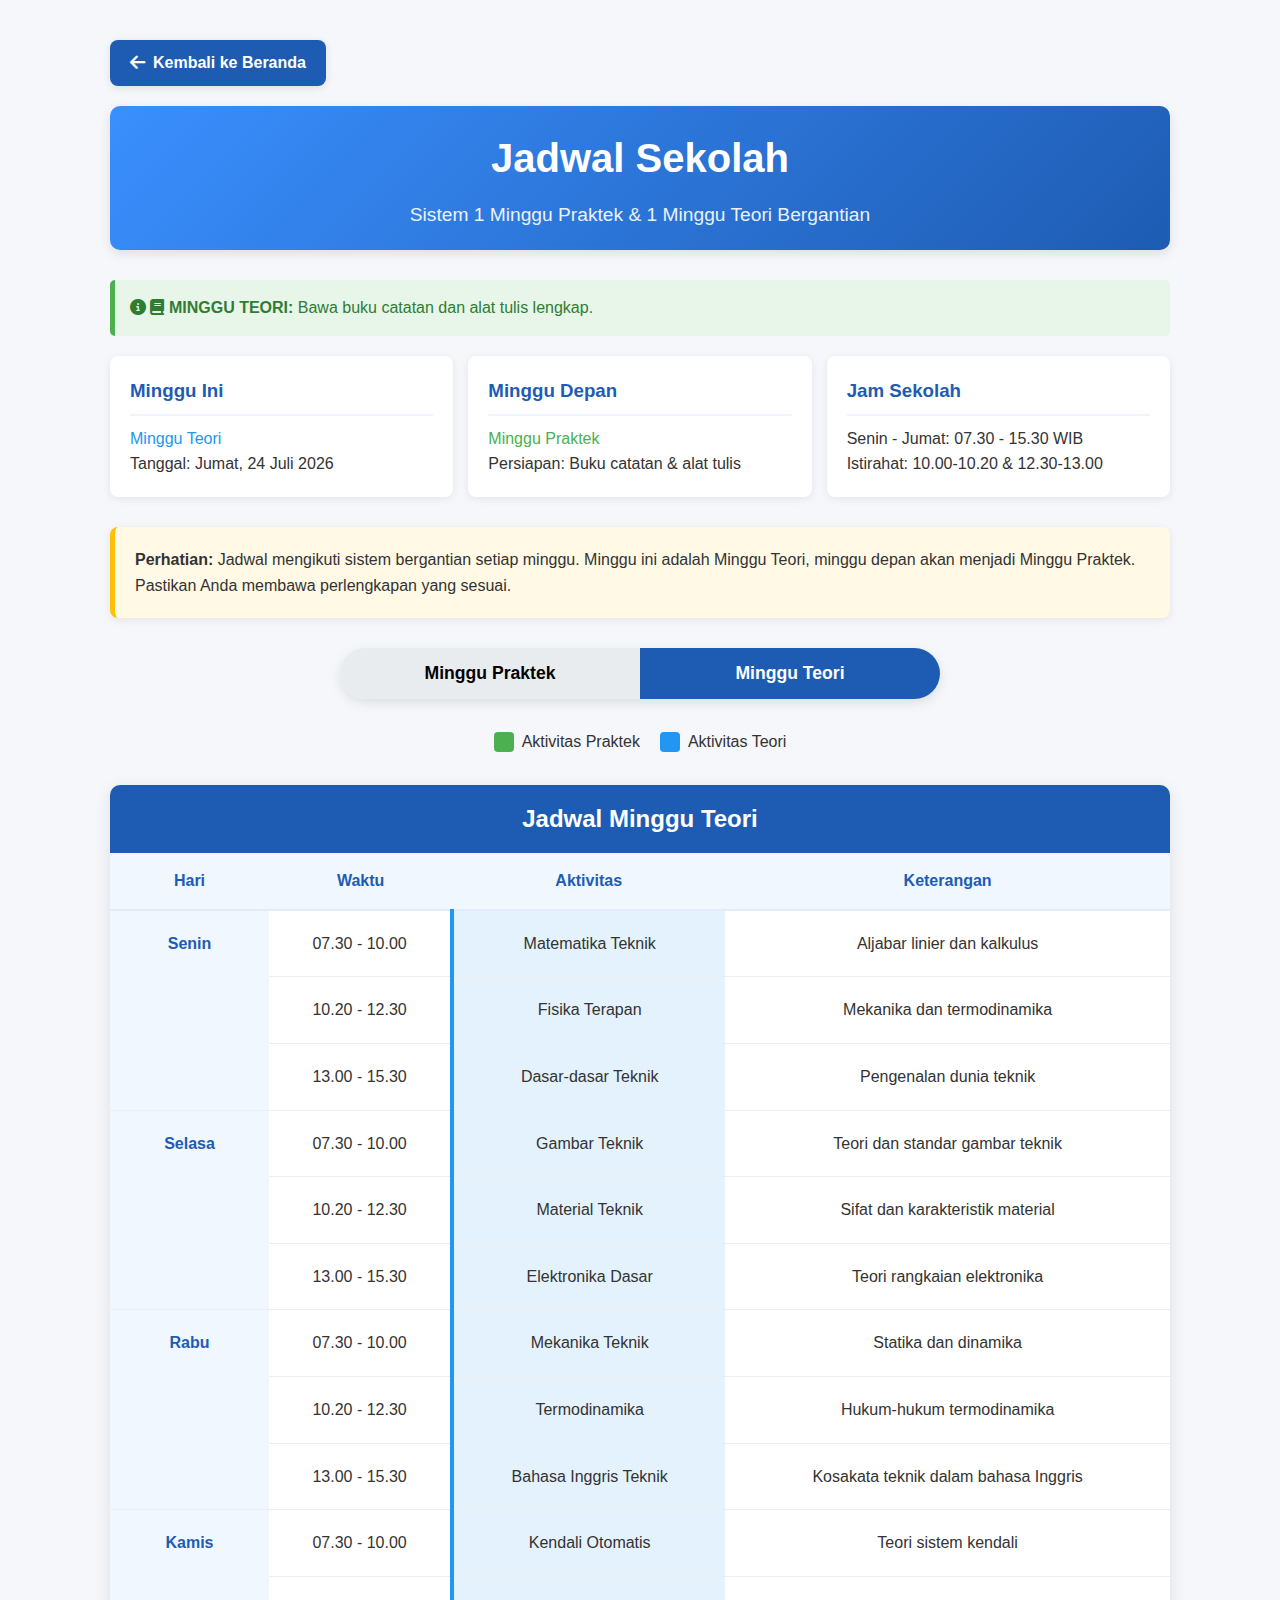
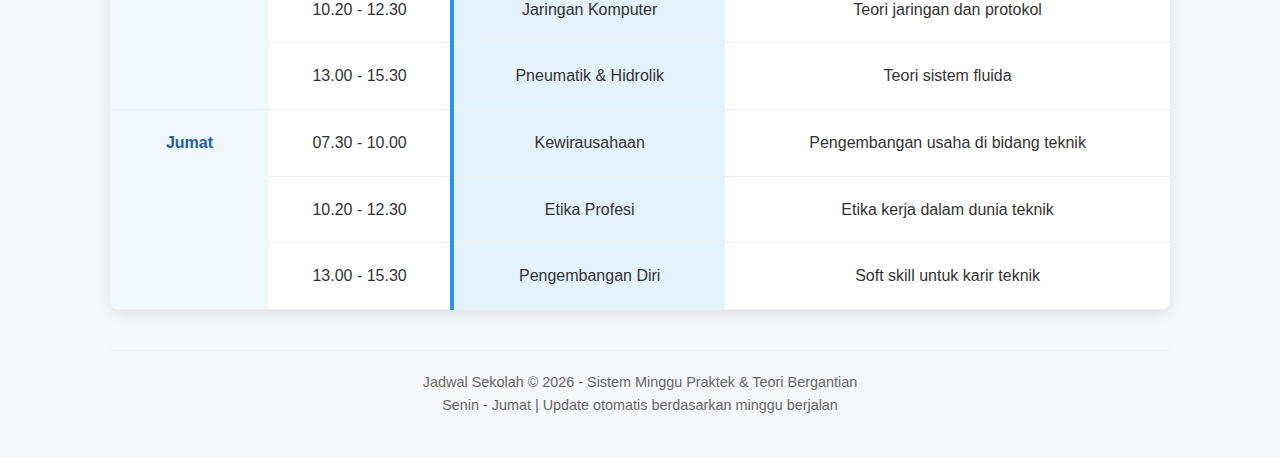
<file: jadwal.html>
<!DOCTYPE html>
<html lang="id">
<head>
    <meta charset="UTF-8">
    <meta name="viewport" content="width=device-width, initial-scale=1.0">
    <title>Jadwal Sekolah - Sistem Mingguan</title>
    <link rel="stylesheet" href="https://cdnjs.cloudflare.com/ajax/libs/font-awesome/6.4.0/css/all.min.css">
    <style>
        * {
            margin: 0;
            padding: 0;
            box-sizing: border-box;
            font-family: 'Segoe UI', Tahoma, Geneva, Verdana, sans-serif;
        }
        
        body {
            background-color: #f5f7fa;
            color: #333;
            padding: 20px;
            line-height: 1.6;
        }
        
        .container {
            max-width: 1100px;
            margin: 0 auto;
            padding: 20px;
        }
        
        header {
            text-align: center;
            margin-bottom: 30px;
            padding: 20px;
            background: linear-gradient(135deg, #3a8ffe 0%, #1e5cb3 100%);
            color: white;
            border-radius: 10px;
            box-shadow: 0 4px 12px rgba(0, 0, 0, 0.1);
        }
        
        h1 {
            font-size: 2.5rem;
            margin-bottom: 10px;
        }
        
        .subtitle {
            font-size: 1.2rem;
            opacity: 0.9;
        }
        
        .info-panel {
            display: flex;
            justify-content: space-between;
            flex-wrap: wrap;
            margin-bottom: 30px;
            gap: 15px;
        }
        
        .info-box {
            background-color: white;
            padding: 20px;
            border-radius: 8px;
            box-shadow: 0 2px 8px rgba(0, 0, 0, 0.08);
            flex: 1;
            min-width: 250px;
        }
        
        .info-box h3 {
            color: #1e5cb3;
            margin-bottom: 10px;
            border-bottom: 2px solid #f0f4ff;
            padding-bottom: 8px;
        }
        
        .highlight {
            background-color: #fff9e6;
            padding: 20px;
            border-radius: 8px;
            border-left: 5px solid #ffc107;
            margin-bottom: 30px;
            box-shadow: 0 2px 8px rgba(0, 0, 0, 0.08);
        }
        
        .weeks-toggle {
            display: flex;
            justify-content: center;
            margin-bottom: 30px;
            border-radius: 50px;
            overflow: hidden;
            box-shadow: 0 4px 12px rgba(0, 0, 0, 0.1);
            max-width: 600px;
            margin-left: auto;
            margin-right: auto;
        }
        
        .week-btn {
            flex: 1;
            padding: 15px 20px;
            background-color: #e9ecef;
            border: none;
            font-size: 1.1rem;
            font-weight: 600;
            cursor: pointer;
            transition: all 0.3s ease;
            text-align: center;
        }
        
        .week-btn.active {
            background-color: #1e5cb3;
            color: white;
        }
        
        .week-btn:hover:not(.active) {
            background-color: #d0d7e2;
        }
        
        .schedule-container {
            background-color: white;
            border-radius: 10px;
            overflow: hidden;
            box-shadow: 0 4px 15px rgba(0, 0, 0, 0.1);
            margin-bottom: 30px;
        }
        
        .schedule-header {
            background-color: #1e5cb3;
            color: white;
            padding: 15px;
            text-align: center;
            font-size: 1.5rem;
            font-weight: 600;
        }
        
        .schedule {
            width: 100%;
            border-collapse: collapse;
        }
        
        .schedule th {
            background-color: #f0f7ff;
            padding: 15px;
            text-align: center;
            color: #1e5cb3;
            border-bottom: 2px solid #e1ecff;
        }
        
        .schedule td {
            padding: 20px 15px;
            border-bottom: 1px solid #eee;
            text-align: center;
            vertical-align: top;
        }
        
        .schedule tr:hover {
            background-color: #f9fbff;
        }
        
        .time {
            font-weight: 600;
            color: #1e5cb3;
            background-color: #f0f7ff;
            width: 15%;
        }
        
        .activity {
            font-weight: 500;
            color: #333;
        }
        
        .practice {
            background-color: #e8f5e9;
            border-left: 4px solid #4caf50;
        }
        
        .theory {
            background-color: #e3f2fd;
            border-left: 4px solid #2196f3;
        }
        
        .legend {
            display: flex;
            justify-content: center;
            flex-wrap: wrap;
            gap: 20px;
            margin-bottom: 30px;
        }
        
        .legend-item {
            display: flex;
            align-items: center;
            gap: 8px;
        }
        
        .color-box {
            width: 20px;
            height: 20px;
            border-radius: 4px;
        }
        
        .practice-color {
            background-color: #4caf50;
        }
        
        .theory-color {
            background-color: #2196f3;
        }
        
        footer {
            text-align: center;
            margin-top: 40px;
            padding-top: 20px;
            border-top: 1px solid #eee;
            color: #666;
            font-size: 0.9rem;
        }
        
        .back-button {
            margin-bottom: 20px;
            text-align: left;
        }

        .btn-back {
            display: inline-flex;
            align-items: center;
            gap: 8px;
            padding: 10px 20px;
            background-color: #1e5cb3;
            color: white;
            text-decoration: none;
            border-radius: 8px;
            font-weight: 600;
            transition: all 0.3s ease;
            box-shadow: 0 2px 8px rgba(0, 0, 0, 0.1);
        }

        .btn-back:hover {
            background-color: #154a8a;
            transform: translateY(-2px);
            box-shadow: 0 4px 12px rgba(0, 0, 0, 0.15);
        }

        .btn-back i {
            font-size: 1.1rem;
        }

        @media (max-width: 768px) {
            .info-panel {
                flex-direction: column;
            }

            .schedule th, .schedule td {
                padding: 12px 8px;
                font-size: 0.9rem;
            }

            h1 {
                font-size: 2rem;
            }

            .weeks-toggle {
                flex-direction: column;
                border-radius: 10px;
            }

            .back-button {
                text-align: center;
            }
        }
        
        .notification {
            background-color: #ffebee;
            border-left: 5px solid #f44336;
            padding: 15px;
            margin-bottom: 20px;
            border-radius: 5px;
            color: #c62828;
            font-weight: 500;
        }
        
        .success {
            background-color: #e8f5e9;
            border-left: 5px solid #4caf50;
            color: #2e7d32;
        }
    </style>
</head>
<body>
    <div class="container">
        <div class="back-button">
            <a href="index.html" class="btn-back"><i class="fas fa-arrow-left"></i> Kembali ke Beranda</a>
        </div>
        <header>
            <h1>Jadwal Sekolah</h1>
            <p class="subtitle">Sistem 1 Minggu Praktek & 1 Minggu Teori Bergantian</p>
        </header>
        
        <!-- Notifikasi minggu saat ini -->
        <div id="week-notification" class="notification">
            <i class="fas fa-info-circle"></i> 
            <span id="week-notification-text">Memuat informasi minggu...</span>
        </div>
        
        <div class="info-panel">
            <div class="info-box">
                <h3>Minggu Ini</h3>
                <p id="current-week">Minggu Teori</p>
                <p id="current-date">Tanggal: -</p>
            </div>
            
            <div class="info-box">
                <h3>Minggu Depan</h3>
                <p id="next-week">Minggu Praktek</p>
                <p>Persiapan: Buku catatan & alat tulis</p>
            </div>
            
            <div class="info-box">
                <h3>Jam Sekolah</h3>
                <p>Senin - Jumat: 07.30 - 15.30 WIB</p>
                <p>Istirahat: 10.00-10.20 & 12.30-13.00</p>
            </div>
        </div>
        
        <div class="highlight">
            <p><strong>Perhatian:</strong> Jadwal mengikuti sistem bergantian setiap minggu. Minggu ini adalah <span id="current-week-text">Minggu Teori</span>, minggu depan akan menjadi <span id="next-week-text">Minggu Praktek</span>. Pastikan Anda membawa perlengkapan yang sesuai.</p>
        </div>
        
        <div class="weeks-toggle">
            <button class="week-btn" id="practice-btn">Minggu Praktek</button>
            <button class="week-btn active" id="theory-btn">Minggu Teori</button>
        </div>
        
        <div class="legend">
            <div class="legend-item">
                <div class="color-box practice-color"></div>
                <span>Aktivitas Praktek</span>
            </div>
            <div class="legend-item">
                <div class="color-box theory-color"></div>
                <span>Aktivitas Teori</span>
            </div>
        </div>
        
        <div class="schedule-container">
            <div class="schedule-header" id="schedule-title">Jadwal Minggu Teori</div>
            <table class="schedule" id="schedule-table">
                <thead>
                    <tr>
                        <th>Hari</th>
                        <th>Waktu</th>
                        <th>Aktivitas</th>
                        <th>Keterangan</th>
                    </tr>
                </thead>
                <tbody id="schedule-body">
                    <!-- Jadwal akan diisi oleh JavaScript -->
                </tbody>
            </table>
        </div>
        
        <footer>
            <p>Jadwal Sekolah &copy; 2026 - Sistem Minggu Praktek & Teori Bergantian</p>
            <p>Senin - Jumat | Update otomatis berdasarkan minggu berjalan</p>
        </footer>
    </div>

    <script>
        // Data jadwal untuk minggu praktek
        const practiceSchedule = [
            {
                day: "Senin",
                time: "07.30 - 10.00",
                activity: "Informatika",
                description: "Belajar dasar-dasar komputer",
                type: "practice"
            },
            {
                day: "Senin",
                time: "10.20 - 12.30",
                activity: "Bahasa Inggris",
                description: "Belajar Di Ruang Lab Bahasa",
                type: "practice"
            },
            {
                day: "Selasa",
                time: "07.30 - 11.00",
                activity: "Bahasa Inggris",
                description: "Belajar di ruang lab bahasa",
                type: "practice"
            },
            {
                day: "Selasa",
                time: "11.00 - 15.30",
                activity: "Matematika",
                description: "Belajar Dasar- Dasar Matematika",
                type: "practice"
            },
            {
                day: "Rabu",
                time: "07.30 - 09.00",
                activity: "Matematika",
                description: "Belajar Dasar- Dasar Matematika",
                type: "practice"
            },
            {
                day: "Rabu",
                time: "09.00 - 15.30",
                activity: "Mapel Produktif",
                description: "Praktek Desain Komunikasi Visual",
                type: "practice"
            },
            {
                day: "Kamis",
                time: "07.00 - 15.30",
                activity: "Mapel Produktif",
                description: "Praktek Desain Komunikasi Visual",
                type: "practice"
            },
            {
                day: "Jumat",
                time: "07.30 - 10.00",
                activity: "Mapel Produktif",
                description: "Praktek Desain Komunikasi Visual",
                type: "practice"
            },
           
        ];

        // Data jadwal untuk minggu teori
        const theorySchedule = [
            {
                day: "Senin",
                time: "07.30 - 10.00",
                activity: "Matematika Teknik",
                description: "Aljabar linier dan kalkulus",
                type: "theory"
            },
            {
                day: "Senin",
                time: "10.20 - 12.30",
                activity: "Fisika Terapan",
                description: "Mekanika dan termodinamika",
                type: "theory"
            },
            {
                day: "Senin",
                time: "13.00 - 15.30",
                activity: "Dasar-dasar Teknik",
                description: "Pengenalan dunia teknik",
                type: "theory"
            },
            {
                day: "Selasa",
                time: "07.30 - 10.00",
                activity: "Gambar Teknik",
                description: "Teori dan standar gambar teknik",
                type: "theory"
            },
            {
                day: "Selasa",
                time: "10.20 - 12.30",
                activity: "Material Teknik",
                description: "Sifat dan karakteristik material",
                type: "theory"
            },
            {
                day: "Selasa",
                time: "13.00 - 15.30",
                activity: "Elektronika Dasar",
                description: "Teori rangkaian elektronika",
                type: "theory"
            },
            {
                day: "Rabu",
                time: "07.30 - 10.00",
                activity: "Mekanika Teknik",
                description: "Statika dan dinamika",
                type: "theory"
            },
            {
                day: "Rabu",
                time: "10.20 - 12.30",
                activity: "Termodinamika",
                description: "Hukum-hukum termodinamika",
                type: "theory"
            },
            {
                day: "Rabu",
                time: "13.00 - 15.30",
                activity: "Bahasa Inggris Teknik",
                description: "Kosakata teknik dalam bahasa Inggris",
                type: "theory"
            },
            {
                day: "Kamis",
                time: "07.30 - 10.00",
                activity: "Kendali Otomatis",
                description: "Teori sistem kendali",
                type: "theory"
            },
            {
                day: "Kamis",
                time: "10.20 - 12.30",
                activity: "Jaringan Komputer",
                description: "Teori jaringan dan protokol",
                type: "theory"
            },
            {
                day: "Kamis",
                time: "13.00 - 15.30",
                activity: "Pneumatik & Hidrolik",
                description: "Teori sistem fluida",
                type: "theory"
            },
            {
                day: "Jumat",
                time: "07.30 - 10.00",
                activity: "Kewirausahaan",
                description: "Pengembangan usaha di bidang teknik",
                type: "theory"
            },
            {
                day: "Jumat",
                time: "10.20 - 12.30",
                activity: "Etika Profesi",
                description: "Etika kerja dalam dunia teknik",
                type: "theory"
            },
            {
                day: "Jumat",
                time: "13.00 - 15.30",
                activity: "Pengembangan Diri",
                description: "Soft skill untuk karir teknik",
                type: "theory"
            }
        ];

        // Fungsi untuk menentukan minggu ini dengan lebih akurat
        function getCurrentWeekType() {
            // Metode 1: Berdasarkan tanggal (default ke teori)
            const today = new Date();
            const yearStart = new Date(today.getFullYear(), 0, 1);
            const days = Math.floor((today - yearStart) / (24 * 60 * 60 * 1000));
            const weekNumber = Math.ceil((days + 1) / 7);
            
            // Jika ingin minggu ini selalu teori, gunakan ini:
            // return 'theory'; // Uncomment baris ini jika ingin minggu ini selalu teori
            
            // Atau gunakan logika bergantian:
            // return (weekNumber % 2 === 0) ? 'theory' : 'practice';
            
            // Untuk sekarang, kita set default ke teori
            return 'theory';
        }

        // Fungsi untuk mengisi tabel jadwal
        function fillSchedule(scheduleData) {
            const scheduleBody = document.getElementById('schedule-body');
            scheduleBody.innerHTML = '';
            
            // Kelompokkan berdasarkan hari
            const days = ["Senin", "Selasa", "Rabu", "Kamis", "Jumat"];
            
            days.forEach(day => {
                const dayActivities = scheduleData.filter(item => item.day === day);
                
                if (dayActivities.length === 0) return;
                
                dayActivities.forEach((activity, index) => {
                    const row = document.createElement('tr');
                    
                    // Untuk baris pertama setiap hari, tampilkan nama hari
                    if (index === 0) {
                        row.innerHTML = `
                            <td rowspan="${dayActivities.length}" class="time">${day}</td>
                            <td>${activity.time}</td>
                            <td class="activity ${activity.type}">${activity.activity}</td>
                            <td>${activity.description}</td>
                        `;
                    } else {
                        row.innerHTML = `
                            <td>${activity.time}</td>
                            <td class="activity ${activity.type}">${activity.activity}</td>
                            <td>${activity.description}</td>
                        `;
                    }
                    
                    scheduleBody.appendChild(row);
                });
            });
        }

        // Fungsi untuk mengubah jadwal yang ditampilkan
        function showSchedule(type) {
            const practiceBtn = document.getElementById('practice-btn');
            const theoryBtn = document.getElementById('theory-btn');
            const scheduleTitle = document.getElementById('schedule-title');
            const notification = document.getElementById('week-notification');
            const notificationText = document.getElementById('week-notification-text');
            
            if (type === 'practice') {
                practiceBtn.classList.add('active');
                theoryBtn.classList.remove('active');
                scheduleTitle.textContent = 'Jadwal Minggu Praktek';
                fillSchedule(practiceSchedule);
                
                // Update notifikasi
                notification.className = 'notification';
                notificationText.innerHTML = '<i class="fas fa-tools"></i> <strong>MINGGU PRAKTEK:</strong> Siapkan alat praktek dan baju praktikum.';
            } else {
                theoryBtn.classList.add('active');
                practiceBtn.classList.remove('active');
                scheduleTitle.textContent = 'Jadwal Minggu Teori';
                fillSchedule(theorySchedule);
                
                // Update notifikasi
                notification.className = 'notification success';
                notificationText.innerHTML = '<i class="fas fa-book"></i> <strong>MINGGU TEORI:</strong> Bawa buku catatan dan alat tulis lengkap.';
            }
            
            // Update informasi minggu ini
            updateWeekInfo(type);
        }

        // Fungsi untuk memperbarui informasi minggu
        function updateWeekInfo(currentType) {
            const currentWeekElement = document.getElementById('current-week');
            const nextWeekElement = document.getElementById('next-week');
            const currentWeekText = document.getElementById('current-week-text');
            const nextWeekText = document.getElementById('next-week-text');
            const currentDateElement = document.getElementById('current-date');
            
            const today = new Date();
            const options = { weekday: 'long', day: 'numeric', month: 'long', year: 'numeric' };
            currentDateElement.textContent = `Tanggal: ${today.toLocaleDateString('id-ID', options)}`;
            
            if (currentType === 'practice') {
                currentWeekElement.textContent = 'Minggu Praktek';
                currentWeekElement.style.color = '#4caf50';
                nextWeekElement.textContent = 'Minggu Teori';
                nextWeekElement.style.color = '#2196f3';
                currentWeekText.textContent = 'Minggu Praktek';
                nextWeekText.textContent = 'Minggu Teori';
            } else {
                currentWeekElement.textContent = 'Minggu Teori';
                currentWeekElement.style.color = '#2196f3';
                nextWeekElement.textContent = 'Minggu Praktek';
                nextWeekElement.style.color = '#4caf50';
                currentWeekText.textContent = 'Minggu Teori';
                nextWeekText.textContent = 'Minggu Praktek';
            }
        }

        // Inisialisasi saat halaman dimuat
        document.addEventListener('DOMContentLoaded', function() {
            // Tentukan minggu saat ini (default ke teori)
            const currentWeekType = getCurrentWeekType();
            
            console.log('Minggu ini:', currentWeekType); // Untuk debugging
            
            // Tampilkan jadwal sesuai minggu saat ini
            showSchedule(currentWeekType);
            
            // Tambahkan event listener untuk tombol toggle
            document.getElementById('practice-btn').addEventListener('click', function() {
                showSchedule('practice');
            });
            
            document.getElementById('theory-btn').addEventListener('click', function() {
                showSchedule('theory');
            });
            
            // Tampilkan informasi tambahan
            const today = new Date();
            const weekNumber = Math.ceil(((today - new Date(today.getFullYear(), 0, 1)) / 86400000 + new Date(today.getFullYear(), 0, 1).getDay() + 1) / 7);
            console.log('Minggu ke:', weekNumber, 'dalam tahun', today.getFullYear());
        });
    </script>
</body>
</html>
</file>
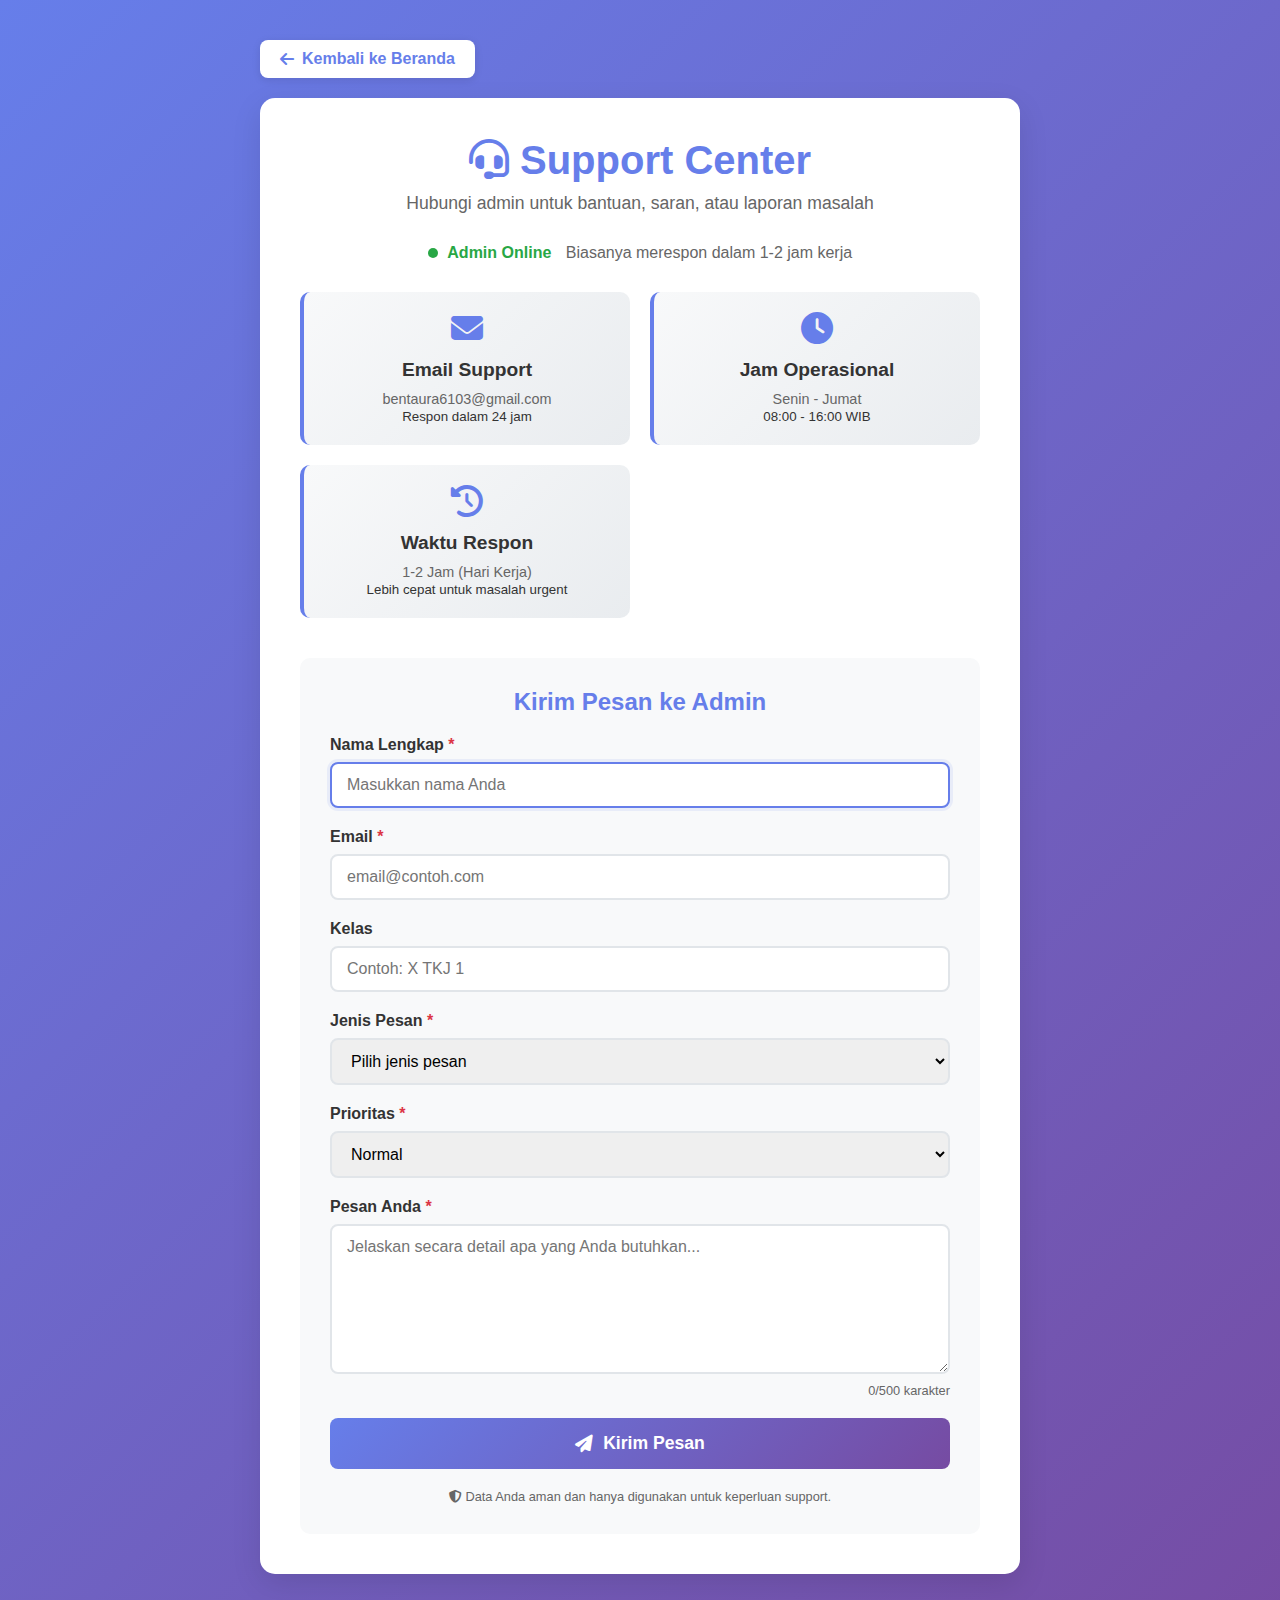
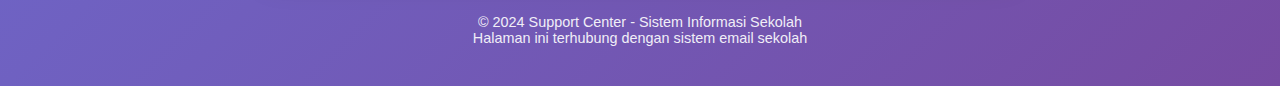
<file: support.html>
<!DOCTYPE html>
<html lang="id">
<head>
    <meta charset="UTF-8">
    <meta name="viewport" content="width=device-width, initial-scale=1.0">
    <title>Support - Hubungi Admin</title>
    <link rel="stylesheet" href="https://cdnjs.cloudflare.com/ajax/libs/font-awesome/6.4.0/css/all.min.css">
    <style>
        * {
            margin: 0;
            padding: 0;
            box-sizing: border-box;
            font-family: 'Segoe UI', Tahoma, Geneva, Verdana, sans-serif;
        }
        
        body {
            background: linear-gradient(135deg, #667eea 0%, #764ba2 100%);
            color: #333;
            min-height: 100vh;
            padding: 20px;
        }
        
        .container {
            max-width: 800px;
            margin: 0 auto;
            padding: 20px;
        }
        
        .back-button {
            margin-bottom: 20px;
        }

        .btn-back {
            display: inline-flex;
            align-items: center;
            gap: 8px;
            padding: 10px 20px;
            background-color: white;
            color: #667eea;
            text-decoration: none;
            border-radius: 8px;
            font-weight: 600;
            transition: all 0.3s ease;
            box-shadow: 0 2px 8px rgba(0, 0, 0, 0.1);
        }

        .btn-back:hover {
            background-color: #f8f9fa;
            transform: translateY(-2px);
            box-shadow: 0 4px 12px rgba(0, 0, 0, 0.15);
        }
        
        .support-card {
            background-color: white;
            border-radius: 15px;
            padding: 40px;
            box-shadow: 0 10px 30px rgba(0, 0, 0, 0.1);
            margin-bottom: 30px;
        }
        
        header {
            text-align: center;
            margin-bottom: 30px;
        }
        
        h1 {
            color: #667eea;
            font-size: 2.5rem;
            margin-bottom: 10px;
        }
        
        .subtitle {
            color: #666;
            font-size: 1.1rem;
            margin-bottom: 30px;
        }
        
        .support-info {
            display: grid;
            grid-template-columns: repeat(auto-fit, minmax(250px, 1fr));
            gap: 20px;
            margin-bottom: 40px;
        }
        
        .info-box {
            background: linear-gradient(135deg, #f8f9fa 0%, #e9ecef 100%);
            padding: 20px;
            border-radius: 10px;
            text-align: center;
            border-left: 4px solid #667eea;
        }
        
        .info-box i {
            font-size: 2rem;
            color: #667eea;
            margin-bottom: 15px;
        }
        
        .info-box h3 {
            color: #333;
            margin-bottom: 10px;
            font-size: 1.2rem;
        }
        
        .info-box p {
            color: #666;
            font-size: 0.9rem;
        }
        
        .contact-form {
            background: #f8f9fa;
            padding: 30px;
            border-radius: 10px;
            margin-top: 20px;
        }
        
        .form-group {
            margin-bottom: 20px;
        }
        
        label {
            display: block;
            margin-bottom: 8px;
            font-weight: 600;
            color: #333;
        }
        
        input, textarea, select {
            width: 100%;
            padding: 12px 15px;
            border: 2px solid #e1e5e9;
            border-radius: 8px;
            font-size: 1rem;
            transition: all 0.3s ease;
        }
        
        input:focus, textarea:focus, select:focus {
            outline: none;
            border-color: #667eea;
            box-shadow: 0 0 0 3px rgba(102, 126, 234, 0.1);
        }
        
        textarea {
            min-height: 150px;
            resize: vertical;
        }
        
        .btn-submit {
            background: linear-gradient(135deg, #667eea 0%, #764ba2 100%);
            color: white;
            border: none;
            padding: 15px 30px;
            border-radius: 8px;
            font-size: 1.1rem;
            font-weight: 600;
            cursor: pointer;
            transition: all 0.3s ease;
            width: 100%;
            display: flex;
            justify-content: center;
            align-items: center;
            gap: 10px;
        }
        
        .btn-submit:hover {
            transform: translateY(-2px);
            box-shadow: 0 5px 15px rgba(102, 126, 234, 0.4);
        }
        
        .btn-submit:disabled {
            opacity: 0.6;
            cursor: not-allowed;
            transform: none;
        }
        
        .loading {
            display: none;
            font-size: 0.9rem;
            color: #667eea;
            margin-top: 10px;
        }
        
        .success-message {
            background: #d4edda;
            color: #155724;
            padding: 15px;
            border-radius: 8px;
            margin-top: 20px;
            text-align: center;
            display: none;
            border-left: 4px solid #28a745;
        }
        
        .error-message {
            background: #f8d7da;
            color: #721c24;
            padding: 15px;
            border-radius: 8px;
            margin-top: 20px;
            text-align: center;
            display: none;
            border-left: 4px solid #dc3545;
        }
        
        .required {
            color: #dc3545;
        }
        
        .character-count {
            text-align: right;
            font-size: 0.8rem;
            color: #666;
            margin-top: 5px;
        }
        
        .privacy-note {
            font-size: 0.8rem;
            color: #666;
            text-align: center;
            margin-top: 20px;
        }
        
        footer {
            text-align: center;
            margin-top: 40px;
            color: white;
            font-size: 0.9rem;
            opacity: 0.9;
        }
        
        @media (max-width: 768px) {
            .container {
                padding: 10px;
            }
            
            .support-card {
                padding: 20px;
            }
            
            h1 {
                font-size: 2rem;
            }
            
            .support-info {
                grid-template-columns: 1fr;
            }
        }
        
        .status-indicator {
            display: inline-block;
            width: 10px;
            height: 10px;
            border-radius: 50%;
            margin-right: 5px;
        }
        
        .status-online {
            background-color: #28a745;
            animation: pulse 2s infinite;
        }
        
        .status-away {
            background-color: #ffc107;
        }
        
        @keyframes pulse {
            0% { opacity: 1; }
            50% { opacity: 0.5; }
            100% { opacity: 1; }
        }
    </style>
</head>
<body>
    <div class="container">
        <div class="back-button">
            <a href="index.html" class="btn-back"><i class="fas fa-arrow-left"></i> Kembali ke Beranda</a>
        </div>
        
        <div class="support-card">
            <header>
                <h1><i class="fas fa-headset"></i> Support Center</h1>
                <p class="subtitle">Hubungi admin untuk bantuan, saran, atau laporan masalah</p>
                <div style="margin-top: 10px;">
                    <span class="status-indicator status-online"></span>
                    <span style="color: #28a745; font-weight: 600;">Admin Online</span>
                    <span style="color: #666; margin-left: 10px;">Biasanya merespon dalam 1-2 jam kerja</span>
                </div>
            </header>
            
            <div class="support-info">
                <div class="info-box">
                    <i class="fas fa-envelope"></i>
                    <h3>Email Support</h3>
                    <p>bentaura6103@gmail.com</p>
                    <small>Respon dalam 24 jam</small>
                </div>
                
                <div class="info-box">
                    <i class="fas fa-clock"></i>
                    <h3>Jam Operasional</h3>
                    <p>Senin - Jumat</p>
                    <small>08:00 - 16:00 WIB</small>
                </div>
                
                <div class="info-box">
                    <i class="fas fa-history"></i>
                    <h3>Waktu Respon</h3>
                    <p>1-2 Jam (Hari Kerja)</p>
                    <small>Lebih cepat untuk masalah urgent</small>
                </div>
            </div>
            
            <div class="contact-form">
                <h2 style="color: #667eea; margin-bottom: 20px; text-align: center;">Kirim Pesan ke Admin</h2>
                
                <div class="success-message" id="successMessage">
                    <i class="fas fa-check-circle"></i> 
                    <strong>Pesan terkirim!</strong> Terima kasih telah menghubungi kami. Admin akan membalas segera.
                </div>
                
                <div class="error-message" id="errorMessage">
                    <i class="fas fa-exclamation-circle"></i> 
                    <strong>Terjadi kesalahan!</strong> <span id="errorText">Silakan coba lagi nanti.</span>
                </div>
                
                <form id="supportForm">
                    <div class="form-group">
                        <label for="name">Nama Lengkap <span class="required">*</span></label>
                        <input type="text" id="name" name="name" required placeholder="Masukkan nama Anda">
                    </div>
                    
                    <div class="form-group">
                        <label for="email">Email <span class="required">*</span></label>
                        <input type="email" id="email" name="email" required placeholder="email@contoh.com">
                    </div>
                    
                    <div class="form-group">
                        <label for="kelas">Kelas</label>
                        <input type="text" id="kelas" name="kelas" placeholder="Contoh: X TKJ 1">
                    </div>
                    
                    <div class="form-group">
                        <label for="subject">Jenis Pesan <span class="required">*</span></label>
                        <select id="subject" name="subject" required>
                            <option value="" disabled selected>Pilih jenis pesan</option>
                            <option value="bantuan">Permintaan Bantuan</option>
                            <option value="masalah">Laporan Masalah</option>
                            <option value="saran">Saran & Masukan</option>
                            <option value="lainnya">Lainnya</option>
                        </select>
                    </div>
                    
                    <div class="form-group">
                        <label for="priority">Prioritas <span class="required">*</span></label>
                        <select id="priority" name="priority" required>
                            <option value="normal" selected>Normal</option>
                            <option value="tinggi">Tinggi (Perlu respon cepat)</option>
                            <option value="rendah">Rendah (Tidak mendesak)</option>
                        </select>
                    </div>
                    
                    <div class="form-group">
                        <label for="message">Pesan Anda <span class="required">*</span></label>
                        <textarea id="message" name="message" required placeholder="Jelaskan secara detail apa yang Anda butuhkan..."></textarea>
                        <div class="character-count">
                            <span id="charCount">0</span>/500 karakter
                        </div>
                    </div>
                    
                    <button type="submit" class="btn-submit" id="submitBtn">
                        <i class="fas fa-paper-plane"></i> Kirim Pesan
                    </button>
                    
                    <div class="loading" id="loadingIndicator">
                        <i class="fas fa-spinner fa-spin"></i> Mengirim pesan...
                    </div>
                </form>
                
                <p class="privacy-note">
                    <i class="fas fa-shield-alt"></i> Data Anda aman dan hanya digunakan untuk keperluan support.
                </p>
            </div>
        </div>
        
        <footer>
            <p>&copy; 2024 Support Center - Sistem Informasi Sekolah</p>
            <p>Halaman ini terhubung dengan sistem email sekolah</p>
        </footer>
    </div>

    <script>
        // Karakter counter untuk textarea
        const messageTextarea = document.getElementById('message');
        const charCount = document.getElementById('charCount');
        
        messageTextarea.addEventListener('input', function() {
            const currentLength = this.value.length;
            charCount.textContent = currentLength;
            
            // Ubah warna jika mendekati limit
            if (currentLength > 450) {
                charCount.style.color = '#dc3545';
                charCount.style.fontWeight = 'bold';
            } else if (currentLength > 400) {
                charCount.style.color = '#ffc107';
            } else {
                charCount.style.color = '#666';
            }
            
            // Batasi input
            if (currentLength > 500) {
                this.value = this.value.substring(0, 500);
                charCount.textContent = 500;
            }
        });
        
        // Form submission handler
        const supportForm = document.getElementById('supportForm');
        const submitBtn = document.getElementById('submitBtn');
        const loadingIndicator = document.getElementById('loadingIndicator');
        const successMessage = document.getElementById('successMessage');
        const errorMessage = document.getElementById('errorMessage');
        const errorText = document.getElementById('errorText');
        
        supportForm.addEventListener('submit', function(e) {
            e.preventDefault();
            
            // Validasi form
            if (!validateForm()) {
                return;
            }
            
            // Tampilkan loading, sembunyikan tombol
            submitBtn.disabled = true;
            submitBtn.style.display = 'none';
            loadingIndicator.style.display = 'block';
            successMessage.style.display = 'none';
            errorMessage.style.display = 'none';
            
            // Simulasi pengiriman ke server
            setTimeout(() => {
                // Simpan data form (dalam implementasi nyata, ini akan mengirim ke server)
                const formData = {
                    name: document.getElementById('name').value,
                    email: document.getElementById('email').value,
                    kelas: document.getElementById('kelas').value,
                    subject: document.getElementById('subject').value,
                    priority: document.getElementById('priority').value,
                    message: document.getElementById('message').value,
                    timestamp: new Date().toISOString()
                };
                
                // Simpan ke localStorage (simulasi database)
                saveToLocalStorage(formData);
                
                // Tampilkan pesan sukses
                loadingIndicator.style.display = 'none';
                successMessage.style.display = 'block';
                
                // Reset form setelah 3 detik
                setTimeout(() => {
                    supportForm.reset();
                    charCount.textContent = '0';
                    charCount.style.color = '#666';
                    submitBtn.disabled = false;
                    submitBtn.style.display = 'flex';
                }, 3000);
                
                // Scroll ke pesan sukses
                successMessage.scrollIntoView({ behavior: 'smooth' });
                
                // Log data ke console (untuk debugging)
                console.log('Pesan support terkirim:', formData);
                
            }, 2000); // Simulasi delay jaringan
        });
        
        function validateForm() {
            const name = document.getElementById('name').value.trim();
            const email = document.getElementById('email').value.trim();
            const subject = document.getElementById('subject').value;
            const message = document.getElementById('message').value.trim();
            
            // Reset error
            errorMessage.style.display = 'none';
            
            if (!name) {
                showError('Nama tidak boleh kosong');
                return false;
            }
            
            if (!email) {
                showError('Email tidak boleh kosong');
                return false;
            }
            
            if (!validateEmail(email)) {
                showError('Format email tidak valid');
                return false;
            }
            
            if (!subject) {
                showError('Silakan pilih jenis pesan');
                return false;
            }
            
            if (!message) {
                showError('Pesan tidak boleh kosong');
                return false;
            }
            
            if (message.length < 10) {
                showError('Pesan terlalu pendek. Minimal 10 karakter');
                return false;
            }
            
            return true;
        }
        
        function validateEmail(email) {
            const re = /^[^\s@]+@[^\s@]+\.[^\s@]+$/;
            return re.test(email);
        }
        
        function showError(message) {
            errorText.textContent = message;
            errorMessage.style.display = 'block';
            errorMessage.scrollIntoView({ behavior: 'smooth' });
        }
        
        function saveToLocalStorage(formData) {
            // Ambil data yang sudah ada
            let supportMessages = JSON.parse(localStorage.getItem('supportMessages') || '[]');
            
            // Tambahkan data baru
            supportMessages.push({
                ...formData,
                id: Date.now(),
                status: 'pending',
                read: false
            });
            
            // Simpan kembali ke localStorage
            localStorage.setItem('supportMessages', JSON.stringify(supportMessages));
            
            // Tampilkan notifikasi jumlah pesan (opsional)
            updateNotificationCount();
        }
        
        function updateNotificationCount() {
            const messages = JSON.parse(localStorage.getItem('supportMessages') || '[]');
            const unreadCount = messages.filter(m => !m.read).length;
            
            // Simpan jumlah notifikasi di localStorage untuk halaman lain
            localStorage.setItem('supportNotifications', unreadCount);
            
            // Jika ingin menampilkan badge notifikasi di halaman lain
            if (unreadCount > 0) {
                console.log(`Ada ${unreadCount} pesan support belum dibaca`);
            }
        }
        
        // Inisialisasi saat halaman dimuat
        document.addEventListener('DOMContentLoaded', function() {
            // Cek status admin (simulasi)
            const adminStatus = Math.random() > 0.1 ? 'online' : 'away';
            const statusIndicator = document.querySelector('.status-indicator');
            const statusText = document.querySelector('.status-online + span');
            
            if (adminStatus === 'away') {
                statusIndicator.className = 'status-indicator status-away';
                statusText.innerHTML = '<span style="color: #ffc107; font-weight: 600;">Admin Sedang Tidak Tersedia</span>';
                statusText.nextElementSibling.textContent = 'Akan kembali dalam beberapa jam';
            }
            
            // Update karakter count awal
            charCount.textContent = messageTextarea.value.length;
            
            // Fokus ke input pertama
            document.getElementById('name').focus();
        });
    </script>
</body>
</html>
</file>
<file: style.css>
/* ============================================
   STYLESHEET UTAMA - Website Kelas X DKV3
   Tema: Modern & Minimalis
   Versi: 3.0 - Modern Redesign
   ============================================ */

/* RESET & BASE STYLES */
* {
    margin: 0;
    padding: 0;
    box-sizing: border-box;
    font-family: 'Inter', 'Segoe UI', system-ui, -apple-system, sans-serif;
}

:root {
    /* Modern Color Palette - Minimal & Elegant */
    --primary: #ffffff;              /* White background */
    --secondary: #f8fafc;           /* Light gray */
    --tertiary: #f1f5f9;            /* Soft gray */
    --accent: #3b82f6;              /* Modern blue */
    --accent-light: #60a5fa;        /* Light blue */
    --accent-dark: #2563eb;         /* Dark blue */
    --accent-gradient: linear-gradient(135deg, #667eea 0%, #764ba2 100%);
    
    /* Neutral Colors */
    --text: #1e293b;                /* Dark gray for text */
    --text-secondary: #475569;      /* Medium gray */
    --text-muted: #94a3b8;          /* Light gray */
    
    /* Status Colors */
    --success: #10b981;             /* Emerald */
    --warning: #f59e0b;             /* Amber */
    --danger: #ef4444;              /* Red */
    --info: #3b82f6;                /* Blue */
    
    /* Border Radius - Modern Rounded */
    --radius-sm: 6px;
    --radius-md: 10px;
    --radius-lg: 16px;
    --radius-xl: 24px;
    --radius-full: 9999px;
    
    /* Modern Shadows */
    --shadow-sm: 0 1px 2px 0 rgba(0, 0, 0, 0.05);
    --shadow-md: 0 4px 6px -1px rgba(0, 0, 0, 0.1), 0 2px 4px -1px rgba(0, 0, 0, 0.06);
    --shadow-lg: 0 10px 15px -3px rgba(0, 0, 0, 0.1), 0 4px 6px -2px rgba(0, 0, 0, 0.05);
    --shadow-xl: 0 20px 25px -5px rgba(0, 0, 0, 0.1), 0 10px 10px -5px rgba(0, 0, 0, 0.04);
    
    /* Glass Effect */
    --glass-bg: rgba(255, 255, 255, 0.8);
    --glass-border: rgba(255, 255, 255, 0.18);
    --glass-shadow: 0 8px 32px 0 rgba(31, 38, 135, 0.07);
    
    /* Transitions */
    --transition-fast: 150ms cubic-bezier(0.4, 0, 0.2, 1);
    --transition-normal: 250ms cubic-bezier(0.4, 0, 0.2, 1);
    --transition-slow: 350ms cubic-bezier(0.4, 0, 0.2, 1);
}

body {
    background-color: var(--primary);
    color: var(--text);
    min-height: 100vh;
    overflow-x: hidden;
    position: relative;
    line-height: 1.6;
    
    /* Subtle gradient background */
    background: linear-gradient(135deg, #f8fafc 0%, #ffffff 50%, #f1f5f9 100%);
}

/* TYPOGRAPHY */
h1, h2, h3, h4, h5, h6 {
    font-weight: 700;
    line-height: 1.2;
    margin-bottom: 1rem;
}

h1 {
    font-size: 3.5rem;
    font-weight: 800;
    background: var(--accent-gradient);
    -webkit-background-clip: text;
    background-clip: text;
    color: transparent;
}

h2 {
    font-size: 2.5rem;
    font-weight: 700;
}

h3 {
    font-size: 1.875rem;
}

h4 {
    font-size: 1.5rem;
}

p {
    margin-bottom: 1rem;
    color: var(--text-secondary);
    font-size: 1.125rem;
}

a {
    color: var(--accent);
    text-decoration: none;
    transition: all var(--transition-fast);
    position: relative;
}

a:hover {
    color: var(--accent-dark);
}

/* CONTAINER */
.container {
    max-width: 1280px;
    margin: 0 auto;
    padding: 0 24px;
}

/* HEADER & NAVIGATION */
header {
    display: flex;
    justify-content: space-between;
    align-items: center;
    padding: 24px 0;
    margin-bottom: 48px;
    position: sticky;
    top: 0;
    z-index: 1000;
    backdrop-filter: blur(10px);
    background: var(--glass-bg);
    border-bottom: 1px solid var(--glass-border);
    box-shadow: var(--shadow-sm);
}

.logo {
    display: flex;
    align-items: center;
    gap: 16px;
}

.logo-icon {
    width: 48px;
    height: 48px;
    background: var(--accent-gradient);
    border-radius: var(--radius-md);
    display: flex;
    align-items: center;
    justify-content: center;
    color: white;
    font-size: 1.5rem;
    font-weight: 700;
}

.logo-text h1 {
    font-size: 1.75rem;
    margin-bottom: 4px;
}

.logo-text p {
    color: var(--text-muted);
    font-size: 0.875rem;
    margin-bottom: 0;
}

nav ul {
    display: flex;
    list-style: none;
    gap: 8px;
    background: var(--secondary);
    padding: 8px;
    border-radius: var(--radius-xl);
}

nav a {
    padding: 12px 24px;
    border-radius: var(--radius-full);
    font-weight: 500;
    color: var(--text-secondary);
    transition: all var(--transition-normal);
}

nav a:hover {
    background: var(--primary);
    color: var(--text);
    box-shadow: var(--shadow-sm);
}

nav a.active {
    background: var(--primary);
    color: var(--text);
    box-shadow: var(--shadow-md);
}

.user-info {
    display: flex;
    align-items: center;
    gap: 24px;
}

.user-info span {
    color: var(--text-secondary);
    font-size: 0.875rem;
}

.auth-buttons {
    display: flex;
    gap: 12px;
}

.btn-login, .btn-register, .btn-logout {
    padding: 10px 24px;
    border-radius: var(--radius-full);
    font-weight: 500;
    transition: all var(--transition-normal);
    border: none;
    cursor: pointer;
    font-size: 0.875rem;
}

.btn-login {
    background: transparent;
    color: var(--text-secondary);
    border: 1px solid var(--tertiary);
}

.btn-login:hover {
    background: var(--tertiary);
    color: var(--text);
}

.btn-register {
    background: var(--accent);
    color: white;
    box-shadow: var(--shadow-md);
}

.btn-register:hover {
    background: var(--accent-dark);
    transform: translateY(-2px);
    box-shadow: var(--shadow-lg);
}

.btn-logout {
    background: transparent;
    color: var(--danger);
    border: 1px solid rgba(239, 68, 68, 0.2);
}

.btn-logout:hover {
    background: rgba(239, 68, 68, 0.1);
}

/* HERO SECTION */
.hero {
    text-align: center;
    padding: 80px 40px;
    margin: 64px 0;
    background: var(--primary);
    border-radius: var(--radius-lg);
    box-shadow: var(--shadow-xl);
    position: relative;
    overflow: hidden;
}

.hero::before {
    content: '';
    position: absolute;
    top: -50%;
    right: -50%;
    width: 100%;
    height: 200%;
    background: radial-gradient(circle, rgba(59, 130, 246, 0.1) 0%, transparent 70%);
    z-index: 0;
}

.hero-content {
    position: relative;
    z-index: 1;
}

.hero h2 {
    font-size: 3.5rem;
    margin-bottom: 24px;
    background: linear-gradient(135deg, #1e293b 0%, #3b82f6 100%);
    -webkit-background-clip: text;
    background-clip: text;
    color: transparent;
}

.hero p {
    font-size: 1.25rem;
    max-width: 800px;
    margin: 0 auto 40px;
    color: var(--text-secondary);
}

.hero-features {
    display: flex;
    justify-content: center;
    gap: 32px;
    margin-top: 48px;
    flex-wrap: wrap;
}

.feature {
    display: flex;
    flex-direction: column;
    align-items: center;
    gap: 12px;
}

.feature i {
    width: 64px;
    height: 64px;
    background: var(--secondary);
    border-radius: var(--radius-lg);
    display: flex;
    align-items: center;
    justify-content: center;
    font-size: 1.5rem;
    color: var(--accent);
}

.feature span {
    font-weight: 500;
    color: var(--text);
}

/* SECTIONS */
.section-title {
    text-align: center;
    margin-bottom: 48px;
}

.section-title h3 {
    font-size: 2.5rem;
    margin-bottom: 16px;
}

.section-title p {
    font-size: 1.125rem;
    color: var(--text-muted);
    max-width: 600px;
    margin: 0 auto;
}

/* MOTIVASI CARDS */
.motivasi-section {
    margin: 96px 0;
}

.motivasi-container {
    display: grid;
    grid-template-columns: repeat(auto-fit, minmax(300px, 1fr));
    gap: 32px;
}

.motivasi-card {
    background: var(--primary);
    border-radius: var(--radius-lg);
    padding: 40px;
    box-shadow: var(--shadow-lg);
    transition: all var(--transition-normal);
    border: 1px solid var(--tertiary);
    position: relative;
    overflow: hidden;
}

.motivasi-card:hover {
    transform: translateY(-8px);
    box-shadow: var(--shadow-xl);
}

.motivasi-card::before {
    content: '';
    position: absolute;
    top: 0;
    left: 0;
    width: 4px;
    height: 100%;
    background: var(--accent-gradient);
}

.motivasi-card i {
    font-size: 2.5rem;
    margin-bottom: 24px;
    color: var(--accent);
}

.motivasi-card h4 {
    font-size: 1.5rem;
    margin-bottom: 16px;
    color: var(--text);
}

.motivasi-card p {
    color: var(--text-secondary);
    line-height: 1.7;
}

/* GALERI FOTO */
.galeri-section {
    margin: 96px 0;
}

.galeri-container {
    display: grid;
    grid-template-columns: repeat(auto-fill, minmax(300px, 1fr));
    gap: 24px;
}

.galeri-item {
    border-radius: var(--radius-lg);
    overflow: hidden;
    position: relative;
    height: 300px;
    cursor: pointer;
    transition: all var(--transition-normal);
    box-shadow: var(--shadow-md);
}

.galeri-item:hover {
    transform: translateY(-4px);
    box-shadow: var(--shadow-xl);
}

.galeri-item img {
    width: 100%;
    height: 100%;
    object-fit: cover;
    transition: transform var(--transition-slow);
}

.galeri-item:hover img {
    transform: scale(1.05);
}

.galeri-overlay {
    position: absolute;
    bottom: 0;
    left: 0;
    right: 0;
    background: linear-gradient(to top, rgba(0, 0, 0, 0.8), transparent);
    padding: 24px;
    color: white;
}

.galeri-overlay p {
    color: white;
    margin-bottom: 0;
    font-size: 1rem;
}

/* PENGUMUMAN */
.pengumuman-section {
    margin: 96px 0;
}

.pengumuman-container {
    display: grid;
    grid-template-columns: repeat(auto-fit, minmax(300px, 1fr));
    gap: 24px;
}

.pengumuman-card {
    background: var(--primary);
    border-radius: var(--radius-lg);
    padding: 32px;
    box-shadow: var(--shadow-md);
    transition: all var(--transition-normal);
    border: 1px solid var(--tertiary);
}

.pengumuman-card:hover {
    transform: translateY(-4px);
    box-shadow: var(--shadow-lg);
}

.pengumuman-header {
    display: flex;
    justify-content: space-between;
    align-items: flex-start;
    margin-bottom: 20px;
}

.pengumuman-badge {
    padding: 6px 16px;
    border-radius: var(--radius-full);
    font-size: 0.75rem;
    font-weight: 600;
    text-transform: uppercase;
    letter-spacing: 0.05em;
}

.pengumuman-badge.penting {
    background: rgba(239, 68, 68, 0.1);
    color: var(--danger);
}

.pengumuman-badge.acara {
    background: rgba(59, 130, 246, 0.1);
    color: var(--info);
}

.pengumuman-badge.tugas {
    background: rgba(16, 185, 129, 0.1);
    color: var(--success);
}

.pengumuman-date {
    color: var(--text-muted);
    font-size: 0.875rem;
}

.pengumuman-card h4 {
    font-size: 1.25rem;
    margin-bottom: 12px;
    color: var(--text);
}

.pengumuman-card p {
    color: var(--text-secondary);
    font-size: 1rem;
}

/* ANGGOTA KELAS */
.filter-section {
    display: flex;
    justify-content: space-between;
    align-items: center;
    margin: 48px 0;
    flex-wrap: wrap;
    gap: 24px;
    background: var(--secondary);
    padding: 24px;
    border-radius: var(--radius-lg);
}

.filter-buttons {
    display: flex;
    gap: 12px;
    flex-wrap: wrap;
}

.filter-btn {
    padding: 10px 20px;
    background: var(--primary);
    border: 1px solid var(--tertiary);
    color: var(--text-secondary);
    border-radius: var(--radius-full);
    cursor: pointer;
    transition: all var(--transition-normal);
    font-size: 0.875rem;
    font-weight: 500;
}

.filter-btn:hover, .filter-btn.active {
    background: var(--accent);
    color: white;
    border-color: var(--accent);
}

.search-box {
    position: relative;
    min-width: 280px;
}

.search-box i {
    position: absolute;
    left: 16px;
    top: 50%;
    transform: translateY(-50%);
    color: var(--text-muted);
}

.search-box input {
    width: 100%;
    padding: 12px 16px 12px 48px;
    background: var(--primary);
    border: 1px solid var(--tertiary);
    border-radius: var(--radius-full);
    color: var(--text);
    font-size: 0.875rem;
    transition: all var(--transition-normal);
}

.search-box input:focus {
    outline: none;
    border-color: var(--accent);
    box-shadow: 0 0 0 3px rgba(59, 130, 246, 0.1);
}

.anggota-container {
    display: grid;
    grid-template-columns: repeat(auto-fill, minmax(320px, 1fr));
    gap: 32px;
    margin: 48px 0;
}

.anggota-card {
    background: var(--primary);
    border-radius: var(--radius-lg);
    padding: 32px;
    text-align: center;
    transition: all var(--transition-normal);
    box-shadow: var(--shadow-md);
    border: 1px solid var(--tertiary);
    position: relative;
    overflow: hidden;
}

.anggota-card:hover {
    transform: translateY(-8px);
    box-shadow: var(--shadow-xl);
}

.anggota-avatar {
    width: 96px;
    height: 96px;
    border-radius: 50%;
    margin: 0 auto 20px;
    background: var(--accent-gradient);
    display: flex;
    align-items: center;
    justify-content: center;
    font-size: 2rem;
    color: white;
    font-weight: 600;
    box-shadow: var(--shadow-lg);
}

.anggota-nama {
    font-size: 1.5rem;
    margin-bottom: 8px;
    color: var(--text);
}

.anggota-nim {
    color: var(--text-muted);
    margin-bottom: 20px;
    font-size: 0.875rem;
}

.anggota-role {
    display: inline-block;
    padding: 8px 20px;
    background: var(--secondary);
    color: var(--text);
    border-radius: var(--radius-full);
    font-size: 0.875rem;
    margin-bottom: 16px;
    font-weight: 500;
}

.anggota-role.ketua-kelas {
    background: linear-gradient(135deg, #fbbf24, #f59e0b);
    color: white;
}

.anggota-role.sekretaris {
    background: linear-gradient(135deg, #10b981, #059669);
    color: white;
}

.anggota-role.bendahara {
    background: linear-gradient(135deg, #f97316, #ea580c);
    color: white;
}

.anggota-bidang {
    color: var(--text-secondary);
    margin-bottom: 16px;
    font-size: 0.875rem;
}

.anggota-deskripsi {
    color: var(--text-secondary);
    line-height: 1.6;
    margin-bottom: 24px;
    font-size: 0.9375rem;
}

.anggota-footer {
    display: flex;
    justify-content: space-between;
    align-items: center;
    margin-top: 24px;
    padding-top: 24px;
    border-top: 1px solid var(--tertiary);
}

.anggota-jk {
    color: var(--text-muted);
    font-size: 0.875rem;
    display: flex;
    align-items: center;
    gap: 8px;
}

.btn-detail {
    padding: 8px 20px;
    background: transparent;
    color: var(--accent);
    border: 1px solid var(--tertiary);
    border-radius: var(--radius-full);
    cursor: pointer;
    transition: all var(--transition-normal);
    font-size: 0.875rem;
    font-weight: 500;
}

.btn-detail:hover {
    background: var(--accent);
    color: white;
    border-color: var(--accent);
}

/* STATISTIK */
.statistik-section {
    margin: 96px 0;
}

.statistik-container {
    display: grid;
    grid-template-columns: repeat(auto-fit, minmax(200px, 1fr));
    gap: 24px;
}

.statistik-card {
    background: var(--primary);
    border-radius: var(--radius-lg);
    padding: 32px;
    text-align: center;
    transition: all var(--transition-normal);
    box-shadow: var(--shadow-md);
    border: 1px solid var(--tertiary);
}

.statistik-card:hover {
    transform: translateY(-4px);
    box-shadow: var(--shadow-lg);
}

.statistik-icon {
    width: 64px;
    height: 64px;
    background: var(--secondary);
    border-radius: var(--radius-lg);
    display: flex;
    align-items: center;
    justify-content: center;
    margin: 0 auto 20px;
    font-size: 1.5rem;
    color: var(--accent);
}

.statistik-info h4 {
    font-size: 2.5rem;
    color: var(--text);
    margin-bottom: 8px;
}

.statistik-info p {
    color: var(--text-muted);
    margin-bottom: 0;
    font-size: 0.875rem;
}

/* AUTH PAGES */
.auth-container {
    display: flex;
    justify-content: center;
    align-items: center;
    min-height: 100vh;
    padding: 24px;
    background: var(--secondary);
}

.auth-box {
    background: var(--primary);
    border-radius: var(--radius-lg);
    padding: 48px;
    width: 100%;
    max-width: 480px;
    box-shadow: var(--shadow-xl);
    position: relative;
    overflow: hidden;
}

.auth-box::before {
    content: '';
    position: absolute;
    top: 0;
    left: 0;
    width: 100%;
    height: 4px;
    background: var(--accent-gradient);
}

.auth-header {
    text-align: center;
    margin-bottom: 40px;
}

.auth-icon {
    width: 80px;
    height: 80px;
    background: var(--accent-gradient);
    border-radius: var(--radius-lg);
    display: flex;
    align-items: center;
    justify-content: center;
    margin: 0 auto 24px;
    color: white;
    font-size: 2rem;
}

.auth-header h2 {
    font-size: 2rem;
    margin-bottom: 12px;
}

.auth-header p {
    color: var(--text-muted);
    font-size: 1rem;
}

/* FORM STYLES */
.form-group {
    margin-bottom: 24px;
    position: relative;
}

.form-group label {
    display: block;
    margin-bottom: 8px;
    color: var(--text);
    font-weight: 500;
    font-size: 0.875rem;
}

.form-group input,
.form-group select,
.form-group textarea {
    width: 100%;
    padding: 14px 16px;
    background: var(--secondary);
    border: 1px solid var(--tertiary);
    border-radius: var(--radius-md);
    color: var(--text);
    font-size: 1rem;
    transition: all var(--transition-normal);
}

.form-group input:focus,
.form-group select:focus,
.form-group textarea:focus {
    outline: none;
    border-color: var(--accent);
    background: var(--primary);
    box-shadow: 0 0 0 3px rgba(59, 130, 246, 0.1);
}

.password-toggle {
    position: absolute;
    right: 16px;
    top: 42px;
    cursor: pointer;
    color: var(--text-muted);
    transition: color var(--transition-fast);
}

.password-toggle:hover {
    color: var(--accent);
}

.form-options {
    display: flex;
    justify-content: space-between;
    align-items: center;
    margin-bottom: 24px;
}

.checkbox-label {
    display: flex;
    align-items: center;
    gap: 8px;
    color: var(--text-secondary);
    cursor: pointer;
    font-size: 0.875rem;
}

.checkbox-label input[type="checkbox"] {
    width: auto;
    margin: 0;
}

.forgot-password {
    color: var(--accent);
    font-size: 0.875rem;
    font-weight: 500;
}

.forgot-password:hover {
    text-decoration: underline;
}

.btn-auth {
    width: 100%;
    padding: 16px;
    background: var(--accent);
    border: none;
    border-radius: var(--radius-md);
    color: white;
    font-size: 1rem;
    font-weight: 600;
    cursor: pointer;
    transition: all var(--transition-normal);
}

.btn-auth:hover {
    background: var(--accent-dark);
    transform: translateY(-2px);
    box-shadow: var(--shadow-lg);
}

.demo-login {
    margin: 32px 0;
    text-align: center;
}

.demo-login p {
    color: var(--text-muted);
    margin-bottom: 16px;
    font-size: 0.875rem;
}

.demo-buttons {
    display: flex;
    gap: 12px;
}

.btn-demo {
    flex: 1;
    padding: 12px;
    background: var(--secondary);
    border: 1px solid var(--tertiary);
    border-radius: var(--radius-md);
    color: var(--text-secondary);
    cursor: pointer;
    transition: all var(--transition-normal);
    font-size: 0.875rem;
}

.btn-demo:hover {
    background: var(--tertiary);
    color: var(--text);
}

.auth-footer {
    text-align: center;
    margin-top: 32px;
    padding-top: 24px;
    border-top: 1px solid var(--tertiary);
}

.auth-footer p {
    color: var(--text-muted);
    font-size: 0.875rem;
}

.auth-footer a {
    color: var(--accent);
    font-weight: 600;
}

/* ALERTS */
.alert {
    padding: 16px 20px;
    border-radius: var(--radius-md);
    margin: 20px 0;
    display: flex;
    align-items: center;
    gap: 12px;
    font-size: 0.875rem;
    border: 1px solid transparent;
}

.alert i {
    font-size: 1.25rem;
}

.alert-info {
    background: rgba(59, 130, 246, 0.1);
    color: var(--info);
    border-color: rgba(59, 130, 246, 0.2);
}

.alert-success {
    background: rgba(16, 185, 129, 0.1);
    color: var(--success);
    border-color: rgba(16, 185, 129, 0.2);
}

.alert-warning {
    background: rgba(245, 158, 11, 0.1);
    color: var(--warning);
    border-color: rgba(245, 158, 11, 0.2);
}

.alert-danger {
    background: rgba(239, 68, 68, 0.1);
    color: var(--danger);
    border-color: rgba(239, 68, 68, 0.2);
}

/* FOOTER */
footer {
    background: var(--secondary);
    border-top: 1px solid var(--tertiary);
    padding: 64px 0 32px;
    margin-top: 96px;
}

.footer-content {
    display: grid;
    grid-template-columns: repeat(auto-fit, minmax(250px, 1fr));
    gap: 48px;
    margin-bottom: 48px;
}

.footer-section h4 {
    font-size: 1.125rem;
    margin-bottom: 20px;
    color: var(--text);
}

.footer-section p {
    color: var(--text-secondary);
    font-size: 0.875rem;
    line-height: 1.6;
}

.footer-section ul {
    list-style: none;
}

.footer-section ul li {
    margin-bottom: 12px;
}

.footer-section ul li a {
    color: var(--text-secondary);
    font-size: 0.875rem;
    transition: color var(--transition-fast);
}

.footer-section ul li a:hover {
    color: var(--accent);
}

.footer-bottom {
    padding-top: 32px;
    border-top: 1px solid var(--tertiary);
    display: flex;
    justify-content: space-between;
    align-items: center;
    flex-wrap: wrap;
    gap: 20px;
}

.footer-bottom p {
    color: var(--text-muted);
    font-size: 0.875rem;
    margin: 0;
}

.footer-note {
    display: flex;
    align-items: center;
    gap: 8px;
    color: var(--accent);
    font-size: 0.875rem;
}

/* BUTTONS */
.btn {
    padding: 12px 24px;
    border-radius: var(--radius-md);
    font-weight: 500;
    transition: all var(--transition-normal);
    border: none;
    cursor: pointer;
    font-size: 0.875rem;
    display: inline-flex;
    align-items: center;
    justify-content: center;
    gap: 8px;
}

.btn-primary {
    background: var(--accent);
    color: white;
    box-shadow: var(--shadow-md);
}

.btn-primary:hover {
    background: var(--accent-dark);
    transform: translateY(-2px);
    box-shadow: var(--shadow-lg);
}

.btn-secondary {
    background: var(--secondary);
    color: var(--text);
    border: 1px solid var(--tertiary);
}

.btn-secondary:hover {
    background: var(--tertiary);
    transform: translateY(-2px);
}

.btn-outline {
    background: transparent;
    color: var(--accent);
    border: 1px solid var(--accent);
}

.btn-outline:hover {
    background: var(--accent);
    color: white;
    transform: translateY(-2px);
}

/* RESPONSIVE */
@media (max-width: 768px) {
    h1 { font-size: 2.5rem; }
    h2 { font-size: 2rem; }
    h3 { font-size: 1.5rem; }
    
    header {
        flex-direction: column;
        gap: 20px;
        padding: 20px 0;
    }
    
    nav ul {
        width: 100%;
        justify-content: center;
    }
    
    .hero {
        padding: 40px 20px;
        margin: 40px 0;
    }
    
    .hero h2 {
        font-size: 2.5rem;
    }
    
    .hero-features {
        gap: 24px;
    }
    
    .motivasi-container,
    .pengumuman-container {
        grid-template-columns: 1fr;
    }
    
    .galeri-container {
        grid-template-columns: repeat(2, 1fr);
    }
    
    .anggota-container {
        grid-template-columns: 1fr;
    }
    
    .filter-section {
        flex-direction: column;
        align-items: stretch;
    }
    
    .search-box {
        min-width: 100%;
    }
    
    .footer-content {
        grid-template-columns: 1fr;
    }
}

@media (max-width: 480px) {
    .container {
        padding: 0 16px;
    }
    
    .logo {
        flex-direction: column;
        text-align: center;
    }
    
    .logo-text h1 {
        font-size: 1.5rem;
    }
    
    nav ul {
        flex-direction: column;
        padding: 0;
        background: none;
    }
    
    nav a {
        width: 100%;
        text-align: center;
        border-radius: var(--radius-md);
    }
    
    .user-info {
        width: 100%;
        justify-content: center;
    }
    
    .auth-buttons {
        width: 100%;
        justify-content: center;
    }
    
    .hero h2 {
        font-size: 2rem;
    }
    
    .hero p {
        font-size: 1rem;
    }
    
    .hero-features {
        flex-direction: column;
    }
    
    .galeri-container {
        grid-template-columns: 1fr;
    }
    
    .statistik-container {
        grid-template-columns: 1fr;
    }
    
    .auth-box {
        padding: 32px 24px;
    }
    
    .demo-buttons {
        flex-direction: column;
    }
}

/* UTILITY CLASSES */
.text-center { text-align: center; }
.text-left { text-align: left; }
.text-right { text-align: right; }

.mb-1 { margin-bottom: 0.5rem; }
.mb-2 { margin-bottom: 1rem; }
.mb-3 { margin-bottom: 1.5rem; }
.mb-4 { margin-bottom: 2rem; }
.mb-5 { margin-bottom: 3rem; }

.mt-1 { margin-top: 0.5rem; }
.mt-2 { margin-top: 1rem; }
.mt-3 { margin-top: 1.5rem; }
.mt-4 { margin-top: 2rem; }
.mt-5 { margin-top: 3rem; }

.hidden { display: none !important; }

.d-flex { display: flex; }
.flex-column { flex-direction: column; }
.align-center { align-items: center; }
.justify-center { justify-content: center; }
.justify-between { justify-content: space-between; }
.gap-2 { gap: 1rem; }
.gap-3 { gap: 1.5rem; }

.w-100 { width: 100%; }

.rounded-full { border-radius: var(--radius-full); }

.shadow-sm { box-shadow: var(--shadow-sm); }
.shadow-md { box-shadow: var(--shadow-md); }
.shadow-lg { box-shadow: var(--shadow-lg); }
</file>
